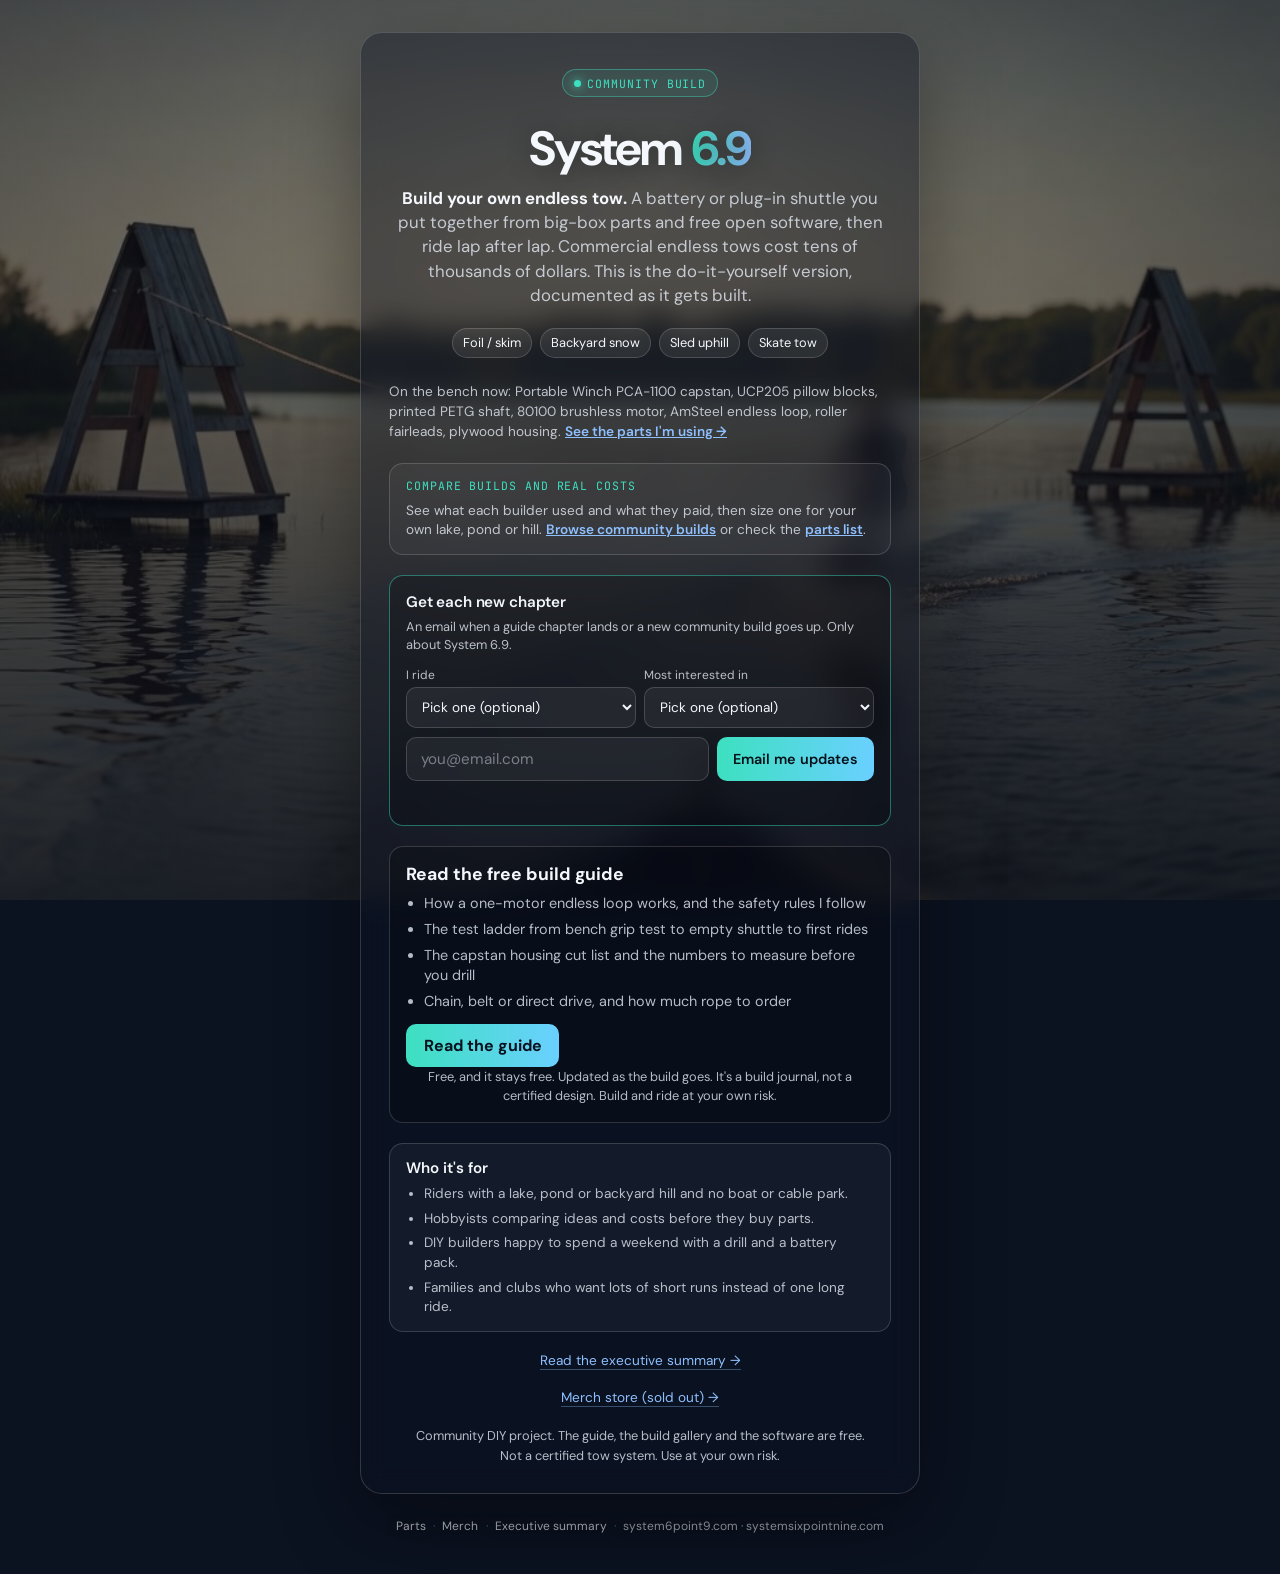
<file: index.html>
<!DOCTYPE html>
<html lang="en">
<head>
  <meta charset="utf-8" />
  <meta name="viewport" content="width=device-width, initial-scale=1" />
  <script src="js/ga.js?v=ga1" data-cfasync="false"></script>
  <title>System 6.9: a community DIY endless tow</title>
  <meta name="description" content="A community project for building your own endless shuttle tow for foil, skim, backyard snow, sled and skate. Compare builds, see real part costs and read the free guide." />
  <link rel="canonical" href="https://www.system6point9.com/" />
  <meta property="og:type" content="website" />
  <meta property="og:site_name" content="System 6.9" />
  <meta property="og:title" content="System 6.9: a community DIY endless tow" />
  <meta property="og:description" content="A community project for building your own endless shuttle tow for foil, skim, backyard snow, sled and skate. Compare builds, see real part costs and read the free guide." />
  <meta property="og:url" content="https://www.system6point9.com/" />
  <meta property="og:image" content="https://www.system6point9.com/media/s69-og-1200x630.jpg" />
  <meta property="og:image:width" content="1200" />
  <meta property="og:image:height" content="630" />
  <meta name="twitter:card" content="summary_large_image" />
  <meta name="twitter:image" content="https://www.system6point9.com/media/s69-og-1200x630.jpg" />
  <meta name="theme-color" content="#0b1220" />
  <link rel="preconnect" href="https://fonts.googleapis.com" />
  <link rel="preconnect" href="https://fonts.gstatic.com" crossorigin />
  <link href="https://fonts.googleapis.com/css2?family=DM+Sans:ital,opsz,wght@0,9..40,400;0,9..40,600;0,9..40,700;1,9..40,400&family=JetBrains+Mono:wght@500&display=swap" rel="stylesheet" />
  <style>
    :root {
      --ink: #f4f7fc;
      --muted: rgba(232,238,248,0.78);
      --accent: #3de0c0;
      --accent2: #8ec0ff;
      --line: rgba(255,255,255,0.16);
      --danger: #ff8e8e;
    }
    * { box-sizing: border-box; }
    html, body {
      margin: 0;
      min-height: 100%;
      color: var(--ink);
      font-family: "DM Sans", system-ui, sans-serif;
      background: #0b1220;
    }
    .bg {
      position: fixed;
      inset: 0;
      z-index: 0;
      overflow: hidden;
      background: #0b1220;
    }
    .bg video {
      width: 100%;
      height: 100%;
      object-fit: cover;
      transform: scale(1.02);
    }
    .bg::after {
      content: "";
      position: absolute;
      inset: 0;
      background:
        linear-gradient(180deg, rgba(8,12,22,0.55) 0%, rgba(8,12,22,0.35) 35%, rgba(8,12,22,0.72) 100%),
        radial-gradient(900px 500px at 50% 20%, transparent 0%, rgba(8,12,22,0.45) 100%);
      pointer-events: none;
    }
    .wrap {
      position: relative;
      z-index: 1;
      min-height: 100vh;
      display: flex;
      flex-direction: column;
      align-items: center;
      justify-content: center;
      padding: 2rem 1.25rem 2.5rem;
    }
    .card {
      width: min(560px, 100%);
      background: rgba(12, 18, 32, 0.42);
      border: 1px solid var(--line);
      border-radius: 22px;
      padding: 2.25rem 1.75rem 1.75rem;
      backdrop-filter: blur(14px) saturate(1.15);
      -webkit-backdrop-filter: blur(14px) saturate(1.15);
      box-shadow: 0 24px 80px rgba(0,0,0,0.4);
      text-align: center;
    }
    .badge {
      display: inline-flex;
      align-items: center;
      gap: 0.4rem;
      font-family: "JetBrains Mono", monospace;
      font-size: 0.72rem;
      letter-spacing: 0.08em;
      text-transform: uppercase;
      color: var(--accent);
      border: 1px solid rgba(61,224,192,0.4);
      background: rgba(61,224,192,0.1);
      padding: 0.35rem 0.7rem;
      border-radius: 999px;
      margin-bottom: 1.25rem;
    }
    .badge::before {
      content: "";
      width: 0.45rem;
      height: 0.45rem;
      border-radius: 50%;
      background: var(--accent);
      box-shadow: 0 0 10px var(--accent);
    }
    h1 {
      margin: 0 0 0.35rem;
      font-size: clamp(2.1rem, 6.5vw, 3rem);
      font-weight: 700;
      letter-spacing: -0.03em;
      text-shadow: 0 2px 24px rgba(0,0,0,0.35);
    }
    h1 span {
      background: linear-gradient(90deg, var(--accent), var(--accent2));
      -webkit-background-clip: text;
      background-clip: text;
      color: transparent;
    }
    .tag {
      margin: 0 0 1.25rem;
      color: var(--muted);
      font-size: 1.05rem;
      line-height: 1.45;
    }
    .uses {
      display: flex;
      flex-wrap: wrap;
      gap: 0.45rem;
      justify-content: center;
      margin: 0 0 1.5rem;
    }
    .uses span {
      font-size: 0.8rem;
      color: var(--ink);
      background: rgba(255,255,255,0.08);
      border: 1px solid var(--line);
      padding: 0.35rem 0.65rem;
      border-radius: 999px;
    }
    .proof {
      text-align: left;
      margin: 0 0 1.25rem;
      font-size: 0.85rem;
      line-height: 1.5;
      color: var(--muted);
    }
    .proof a, .guide a { color: var(--accent2); font-weight: 600; }
    .guide-sale {
      text-align: left;
      margin: 0 0 1.25rem;
      padding: 1rem;
      border-radius: 14px;
      border: 1px solid var(--line);
      background: rgba(0,0,0,0.22);
    }
    .guide-sale h2 { margin: 0 0 0.5rem; font-size: 1.1rem; }
    .guide-sale ul { margin: 0 0 0.75rem; padding-left: 1.1rem; color: var(--muted); font-size: 0.9rem; line-height: 1.45; }
    .guide-sale li { margin: 0 0 0.3rem; }
    .guide-sale .btn {
      display: inline-block;
      padding: 0.7rem 1.1rem;
      border-radius: 10px;
      font-weight: 700;
      color: #08121f;
      text-decoration: none;
      background: linear-gradient(90deg, var(--accent), #6ad0ff);
    }
    .signup {
      text-align: left;
      margin: 0 0 1.25rem;
      padding: 1rem;
      border-radius: 14px;
      border: 1px solid var(--line);
      background: rgba(0,0,0,0.22);
    }
    .signup .intent { margin-bottom: 0.6rem; }
    .signup .intent label {
      flex: 1 1 150px;
      min-width: 0;
      display: flex;
      flex-direction: column;
      gap: 0.25rem;
      font-size: 0.75rem;
      color: var(--muted);
    }
    .signup select {
      width: 100%;
      border: 1px solid var(--line);
      background: rgba(255,255,255,0.06);
      color: var(--ink);
      border-radius: 10px;
      padding: 0.6rem 0.7rem;
      font: inherit;
      font-size: 0.85rem;
    }
    .signup select option { color: #08121f; }
    .signup .hp { position: absolute; left: -9999px; width: 1px; height: 1px; overflow: hidden; }
    .signup h2 {
      margin: 0 0 0.35rem;
      font-size: 0.95rem;
      font-weight: 600;
      letter-spacing: -0.01em;
    }
    .signup p {
      margin: 0 0 0.85rem;
      font-size: 0.8rem;
      color: var(--muted);
      line-height: 1.4;
    }
    .row {
      display: flex;
      gap: 0.5rem;
      flex-wrap: wrap;
    }
    .row input[type="email"] {
      flex: 1 1 180px;
      min-width: 0;
      border: 1px solid var(--line);
      background: rgba(255,255,255,0.06);
      color: var(--ink);
      border-radius: 10px;
      padding: 0.7rem 0.85rem;
      font: inherit;
      font-size: 0.95rem;
      outline: none;
    }
    .row input[type="email"]:focus {
      border-color: rgba(61,224,192,0.55);
      box-shadow: 0 0 0 3px rgba(61,224,192,0.15);
    }
    .row input::placeholder { color: rgba(232,238,248,0.45); }
    .row button {
      flex: 0 0 auto;
      border: none;
      border-radius: 10px;
      padding: 0.7rem 1rem;
      font: inherit;
      font-weight: 600;
      font-size: 0.9rem;
      cursor: pointer;
      color: #041018;
      background: linear-gradient(90deg, var(--accent), #6ad0ff);
    }
    .row button:disabled {
      opacity: 0.6;
      cursor: wait;
    }
    .msg {
      margin: 0.65rem 0 0;
      font-size: 0.8rem;
      line-height: 1.35;
      min-height: 1.1em;
    }
    .msg.ok { color: var(--accent); }
    .msg.err { color: var(--danger); }
    .fine {
      margin: 0;
      font-size: 0.8rem;
      color: var(--muted);
      line-height: 1.5;
      text-align: center;
    }
    footer {
      margin-top: 1.5rem;
      font-size: 0.75rem;
      color: rgba(232,238,248,0.65);
      text-align: center;
      text-shadow: 0 1px 8px rgba(0,0,0,0.5);
    }

    .learn {
      margin: 0 0 1.25rem;
      font-size: 0.85rem;
    }
    .learn a {
      color: var(--accent2);
      text-decoration: none;
      border-bottom: 1px solid rgba(142,192,255,0.35);
    }
    .learn a:hover {
      color: var(--accent);
      border-bottom-color: rgba(61,224,192,0.55);
    }
    footer a {
      color: rgba(232,238,248,0.75);
      text-decoration: none;
    }
    footer a:hover {
      color: var(--accent);
      text-decoration: underline;
    }
    footer .sep {
      margin: 0 0.45rem;
      opacity: 0.45;
    }
    .tag strong { color: var(--ink); }
    .guide, .who {
      text-align: left;
      margin: 0 0 1.25rem;
      padding: 0.9rem 1rem;
      border-radius: 14px;
      border: 1px solid var(--line);
      background: rgba(255,255,255,0.04);
    }
    .guide-kicker {
      margin: 0 0 0.35rem !important;
      font-family: "JetBrains Mono", monospace;
      font-size: 0.72rem !important;
      letter-spacing: 0.08em;
      text-transform: uppercase;
      color: var(--accent) !important;
    }
    .guide p, .who li {
      margin: 0;
      font-size: 0.85rem;
      color: var(--muted);
      line-height: 1.45;
    }
    .who h2 {
      margin: 0 0 0.4rem;
      font-size: 0.95rem;
      font-weight: 600;
    }
    .who ul { margin: 0; padding-left: 1.1rem; }
    .who li + li { margin-top: 0.3rem; }
    .signup { border-color: rgba(61,224,192,0.45); }
  </style>
</head>
<body>
  <div class="bg" aria-hidden="true">
    <video
      src="media/splash-endless.mp4"
      poster="media/splash-poster.jpg"
      autoplay
      muted
      loop
      playsinline
    ></video>
  </div>
  <div class="wrap">
    <main class="card">
      <div class="badge">Community build</div>
      <h1>System <span>6.9</span></h1>
      <p class="tag"><strong>Build your own endless tow.</strong> A battery or plug-in shuttle you put together from big-box parts and free open software, then ride lap after lap. Commercial endless tows cost tens of thousands of dollars. This is the do-it-yourself version, documented as it gets built.</p>
      <div class="uses">
        <span>Foil / skim</span>
        <span>Backyard snow</span>
        <span>Sled uphill</span>
        <span>Skate tow</span>
      </div>

      <p class="proof">On the bench now: Portable Winch PCA-1100 capstan, UCP205 pillow blocks, printed PETG shaft, 80100 brushless motor, AmSteel endless loop, roller fairleads, plywood housing. <a href="/parts">See the parts I'm using →</a></p>

      <div class="guide">
        <p class="guide-kicker">Compare builds and real costs</p>
        <p>See what each builder used and what they paid, then size one for your own lake, pond or hill. <a href="/builds">Browse community builds</a> or check the <a href="/parts">parts list</a>.</p>
      </div>

      <form class="signup" id="signup" novalidate>
        <h2>Get each new chapter</h2>
        <p>An email when a guide chapter lands or a new community build goes up. Only about System 6.9.</p>
        <div class="row intent">
          <label for="use">I ride
            <select id="use" name="use">
              <option value="">Pick one (optional)</option>
              <option>Foil</option>
              <option>Wake / skim</option>
              <option>Snow / sled</option>
              <option>Skate</option>
              <option>Not sure yet</option>
            </select>
          </label>
          <label for="want">Most interested in
            <select id="want" name="want">
              <option value="">Pick one (optional)</option>
              <option value="guide">New guide chapters</option>
              <option value="builds">Community builds</option>
              <option value="contribute">Sharing my own build</option>
            </select>
          </label>
        </div>
        <div class="row">
          <input id="email" name="email" type="email" autocomplete="email" required placeholder="you@email.com" aria-label="Email" />
          <button type="submit" id="submit">Email me updates</button>
        </div>
        <div class="hp" aria-hidden="true">
          <label for="company">Company</label>
          <input id="company" name="company" type="text" tabindex="-1" autocomplete="off" />
        </div>
        <p class="msg" id="msg" role="status" aria-live="polite"></p>
      </form>

      <section class="guide-sale" id="guide">
        <h2>Read the free build guide</h2>
        <ul>
          <li>How a one-motor endless loop works, and the safety rules I follow</li>
          <li>The test ladder from bench grip test to empty shuttle to first rides</li>
          <li>The capstan housing cut list and the numbers to measure before you drill</li>
          <li>Chain, belt or direct drive, and how much rope to order</li>
        </ul>
        <a class="btn" href="/guide">Read the guide</a>
        <p class="fine">Free, and it stays free. Updated as the build goes. It's a build journal, not a certified design. Build and ride at your own risk.</p>
      </section>

      <div class="who">
        <h2>Who it's for</h2>
        <ul>
          <li>Riders with a lake, pond or backyard hill and no boat or cable park.</li>
          <li>Hobbyists comparing ideas and costs before they buy parts.</li>
          <li>DIY builders happy to spend a weekend with a drill and a battery pack.</li>
          <li>Families and clubs who want lots of short runs instead of one long ride.</li>
        </ul>
      </div>

      <p class="learn"><a href="/exec-summary.html">Read the executive summary →</a></p>
      <p class="learn"><a href="/store/">Merch store (sold out) →</a></p>

      <p class="fine">Community DIY project. The guide, the build gallery and the software are free.<br />Not a certified tow system. Use at your own risk.</p>
    </main>
    <footer><a href="/parts">Parts</a><span class="sep">·</span><a href="/store/">Merch</a><span class="sep">·</span><a href="/exec-summary.html">Executive summary</a><span class="sep">·</span>system6point9.com · systemsixpointnine.com</footer>
  </div>
  <script>
    (function () {
      var form = document.getElementById("signup");
      var email = document.getElementById("email");
      var btn = document.getElementById("submit");
      var msg = document.getElementById("msg");

      form.addEventListener("submit", function (e) {
        e.preventDefault();
        msg.className = "msg";
        msg.textContent = "";
        var value = (email.value || "").trim();
        if (!value || !/^[^\s@]+@[^\s@]+\.[^\s@]+$/.test(value)) {
          msg.className = "msg err";
          msg.textContent = "Enter a valid email.";
          email.focus();
          return;
        }
        btn.disabled = true;
        msg.textContent = "Sending…";

        fetch("/api/signup", {
          method: "POST",
          headers: { "Content-Type": "application/json", Accept: "application/json" },
          body: JSON.stringify({
            email: value,
            source: location.hostname,
            use: document.getElementById("use").value,
            want: document.getElementById("want").value,
            company: document.getElementById("company").value
          })
        })
          .then(function (r) {
            return r.json().then(function (data) {
              return { ok: r.ok, data: data };
            });
          })
          .then(function (res) {
            if (!res.ok) throw new Error((res.data && res.data.error) || "Signup failed");
            msg.className = "msg ok";
            msg.textContent = res.data.message || "You’re on the list.";
            try { if (window.gtag) window.gtag("event", "generate_lead", { form: "updates", want: document.getElementById("want").value || "none" }); } catch (_) {}
            form.reset();
          })
          .catch(function (err) {
            msg.className = "msg err";
            msg.textContent = err.message || "Something went wrong. Try again.";
          })
          .finally(function () {
            btn.disabled = false;
          });
      });
    })();
  </script>
</body>
</html>
</file>
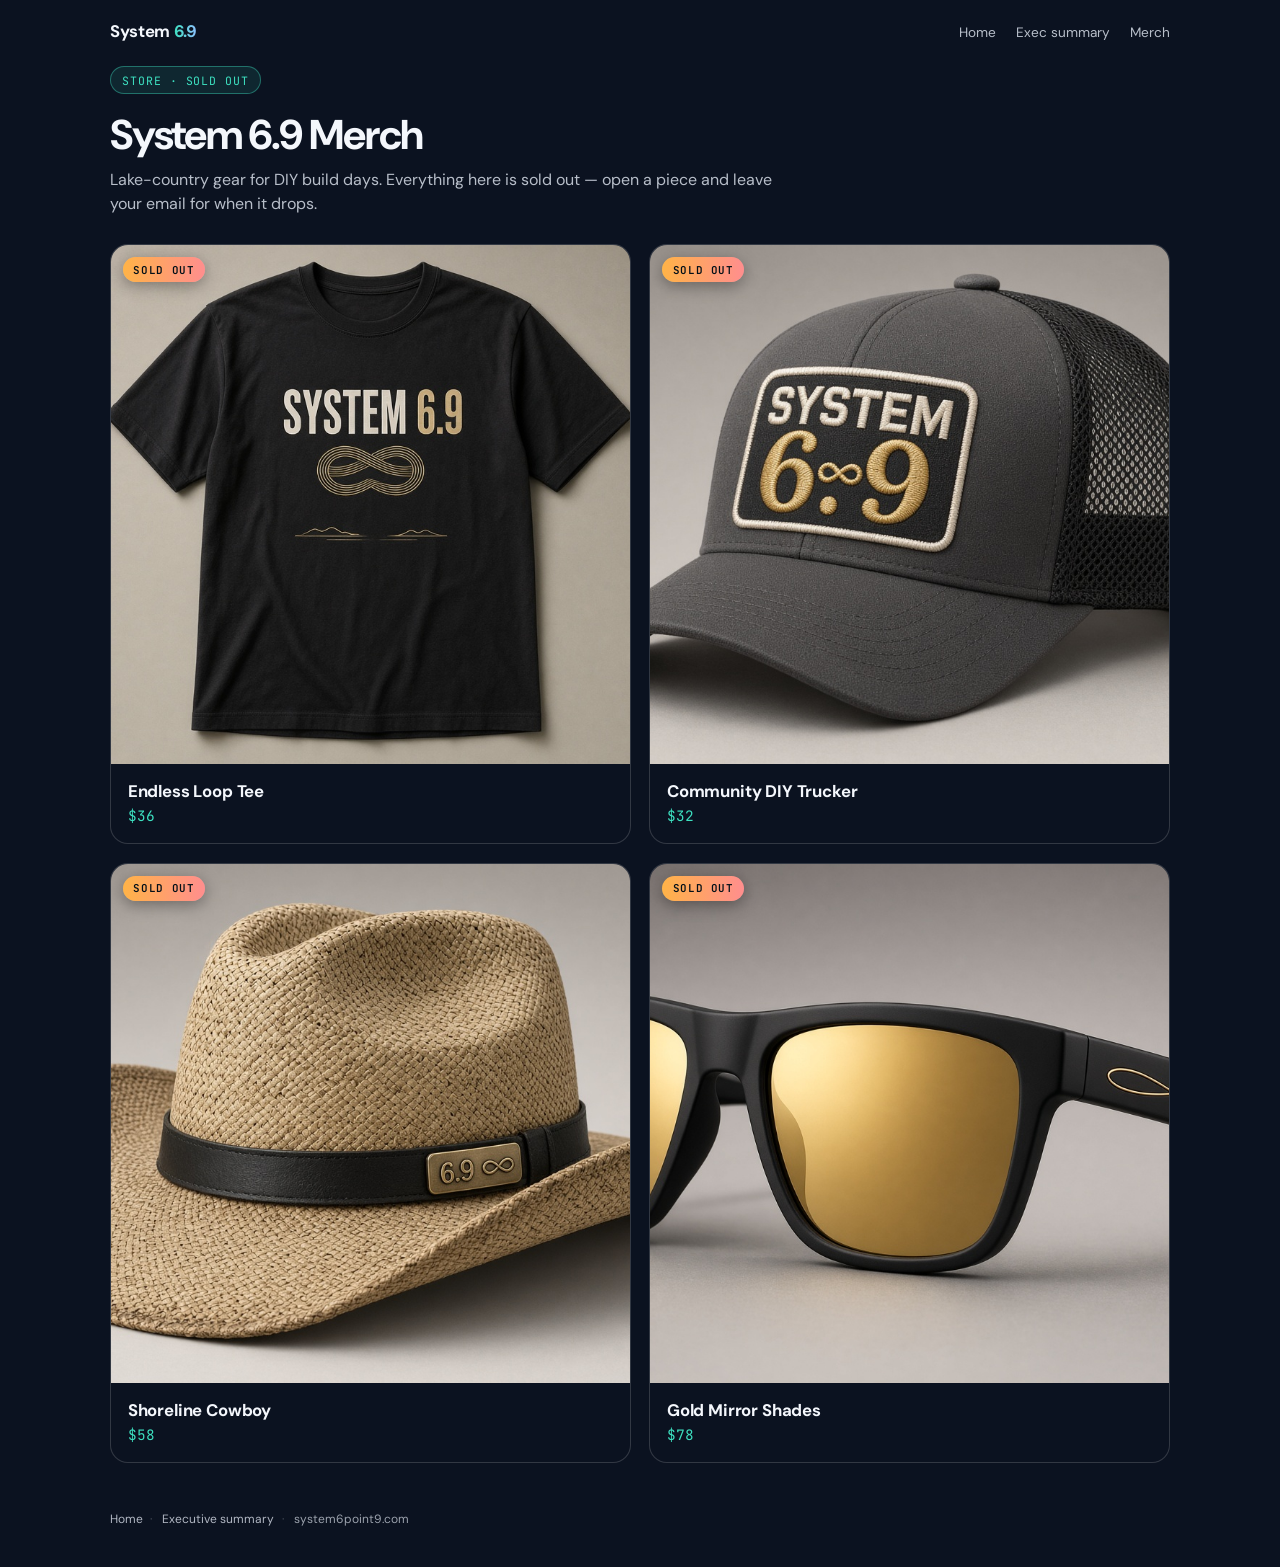
<file: store/index.html>
<!DOCTYPE html>
<html lang="en">
<head>
  <meta charset="utf-8" />
  <meta name="viewport" content="width=device-width, initial-scale=1" />
  <script src="/js/ga.js?v=ga1" data-cfasync="false"></script>
  <title>Merch — System 6.9</title>
  <meta name="description" content="System 6.9 lifestyle merch — currently sold out. Join the waitlist for when it drops." />
  <link rel="canonical" href="https://www.system6point9.com/store/" />
  <meta property="og:type" content="website" />
  <meta property="og:site_name" content="System 6.9" />
  <meta property="og:title" content="Merch — System 6.9" />
  <meta property="og:description" content="System 6.9 lifestyle merch — currently sold out. Join the waitlist for when it drops." />
  <meta property="og:url" content="https://www.system6point9.com/store/" />
  <meta property="og:image" content="https://www.system6point9.com/media/splash-poster.jpg" />
  <meta property="og:image:width" content="1280" />
  <meta property="og:image:height" content="720" />
  <meta name="twitter:card" content="summary_large_image" />
  <meta name="theme-color" content="#0b1220" />
  <link rel="preconnect" href="https://fonts.googleapis.com" />
  <link rel="preconnect" href="https://fonts.gstatic.com" crossorigin />
  <link href="https://fonts.googleapis.com/css2?family=DM+Sans:ital,opsz,wght@0,9..40,400;0,9..40,600;0,9..40,700;1,9..40,400&family=JetBrains+Mono:wght@500;600&display=swap" rel="stylesheet" />
  <link rel="stylesheet" href="css/store.css?v=merch1" />
</head>
<body>
  <header class="top">
    <a class="brand" href="/">System <span>6.9</span></a>
    <nav class="nav" aria-label="Store">
      <a href="/">Home</a>
      <a href="/exec-summary.html">Exec summary</a>
      <a href="/store/" aria-current="page">Merch</a>
    </nav>
  </header>
  <main class="wrap">
    <div class="hero">
      <div class="badge">Store · Sold out</div>
      <h1>System 6.9 Merch</h1>
      <p>Lake-country gear for DIY build days. Everything here is sold out — open a piece and leave your email for when it drops.</p>
    </div>
    <div class="grid" id="merch-grid"></div>
  </main>
  <footer class="site">
    <a href="/">Home</a><span class="sep">·</span>
    <a href="/exec-summary.html">Executive summary</a><span class="sep">·</span>
    system6point9.com
  </footer>
  <script src="js/products.js?v=merch1"></script>
  <script src="js/store.js?v=merch1"></script>
  <script>system69InitStoreGrid();</script>
</body>
</html>
</file>
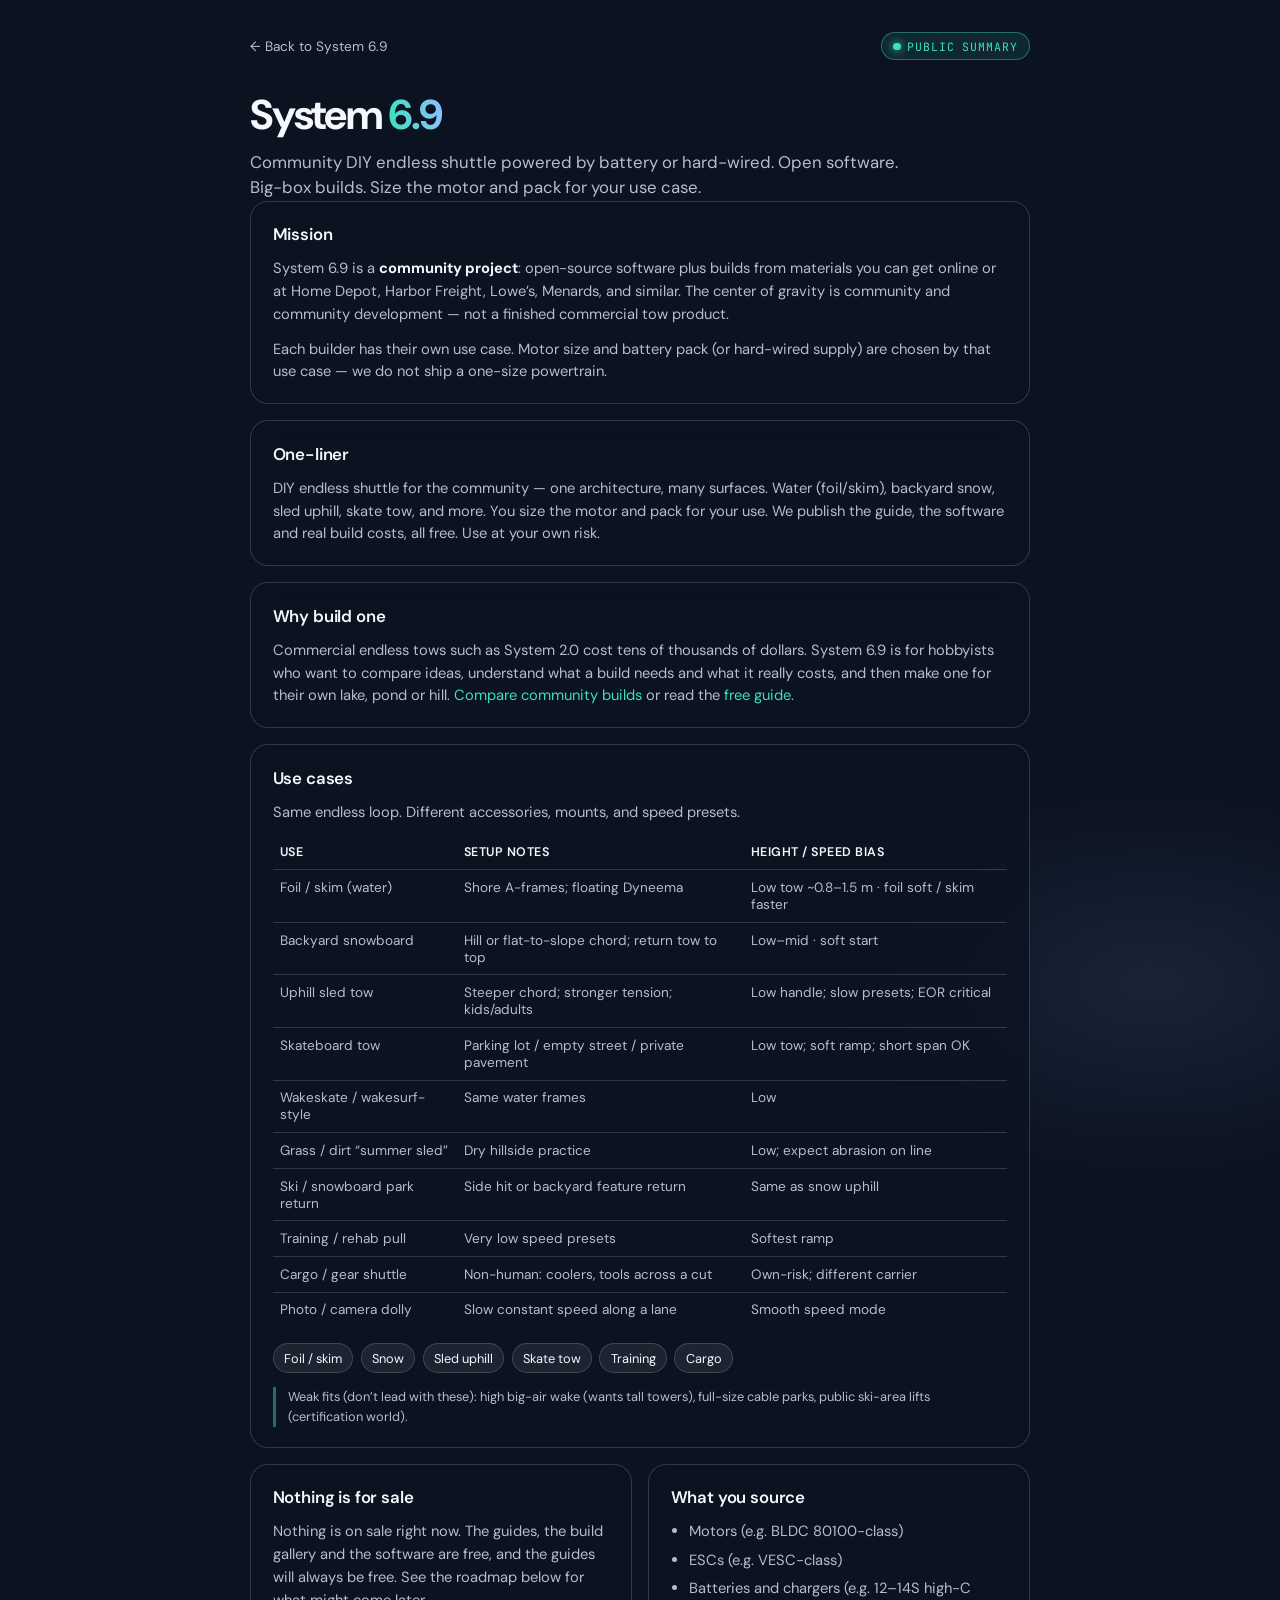
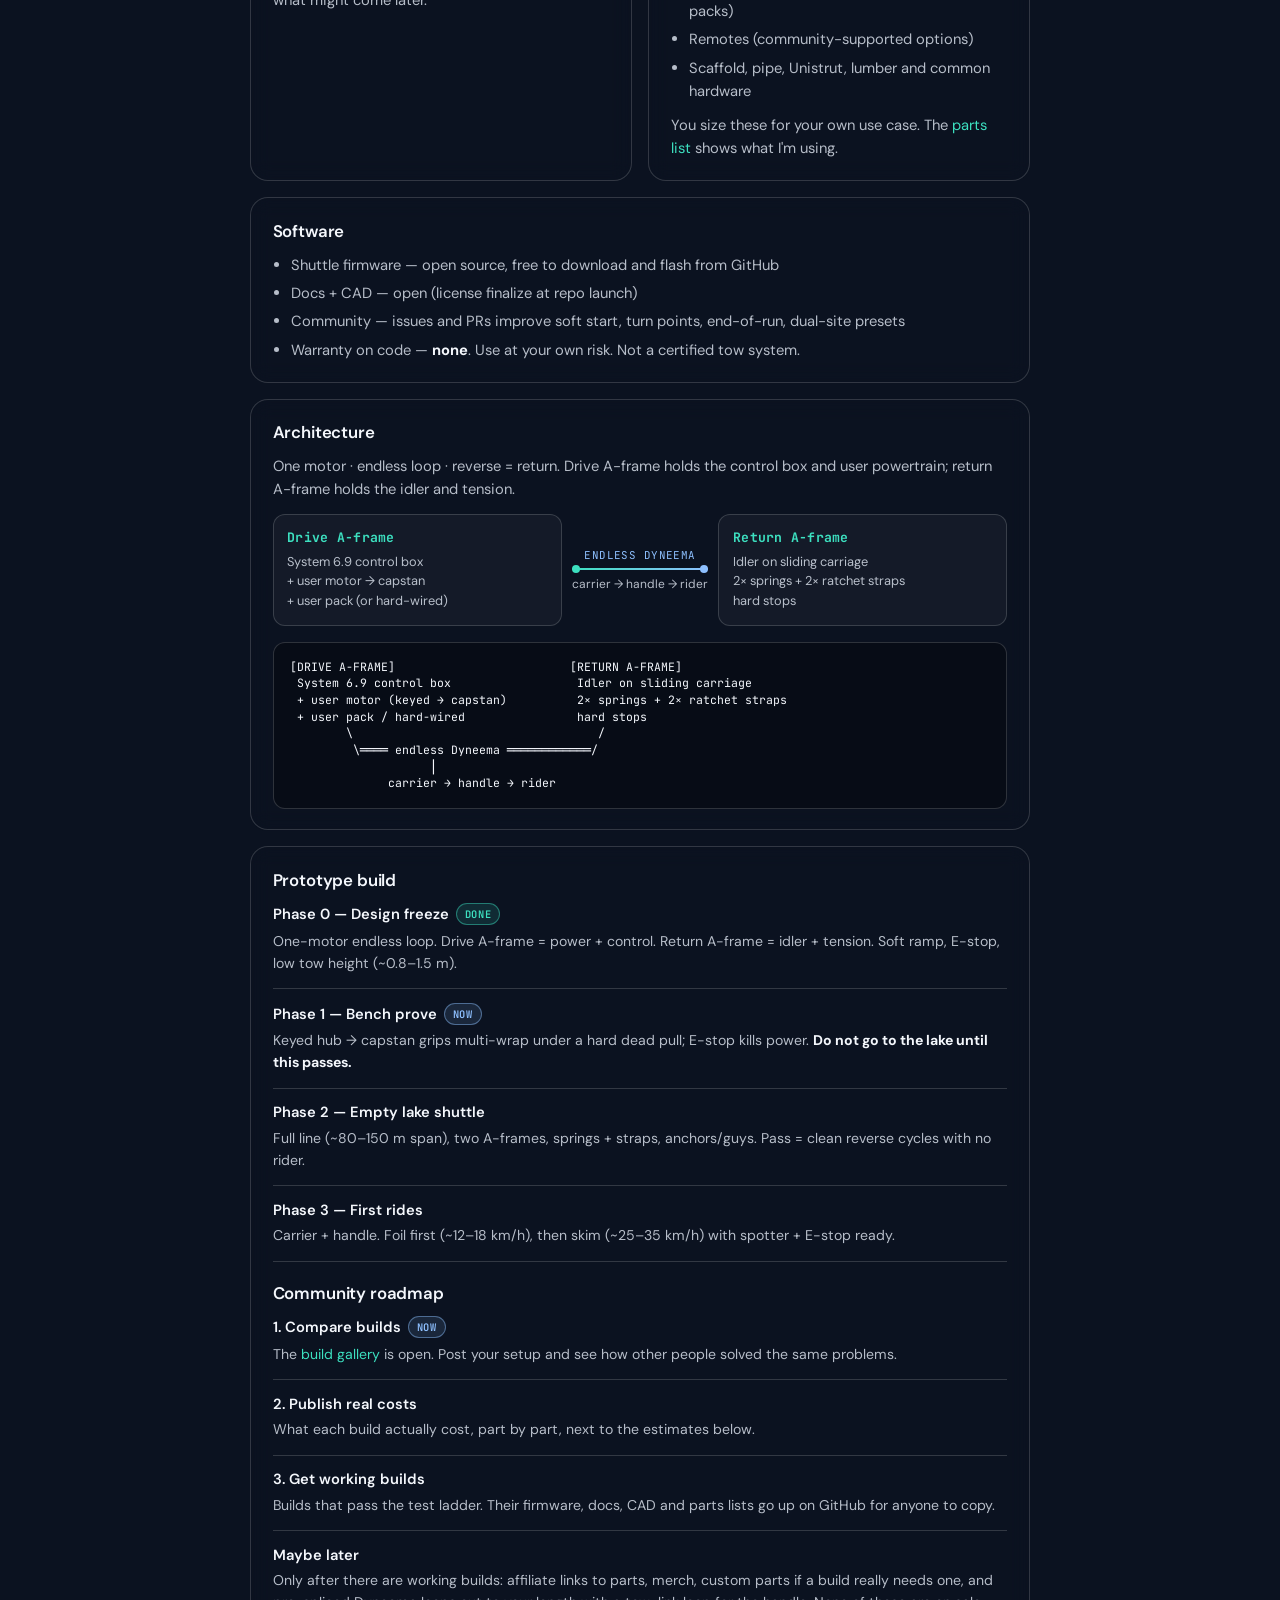
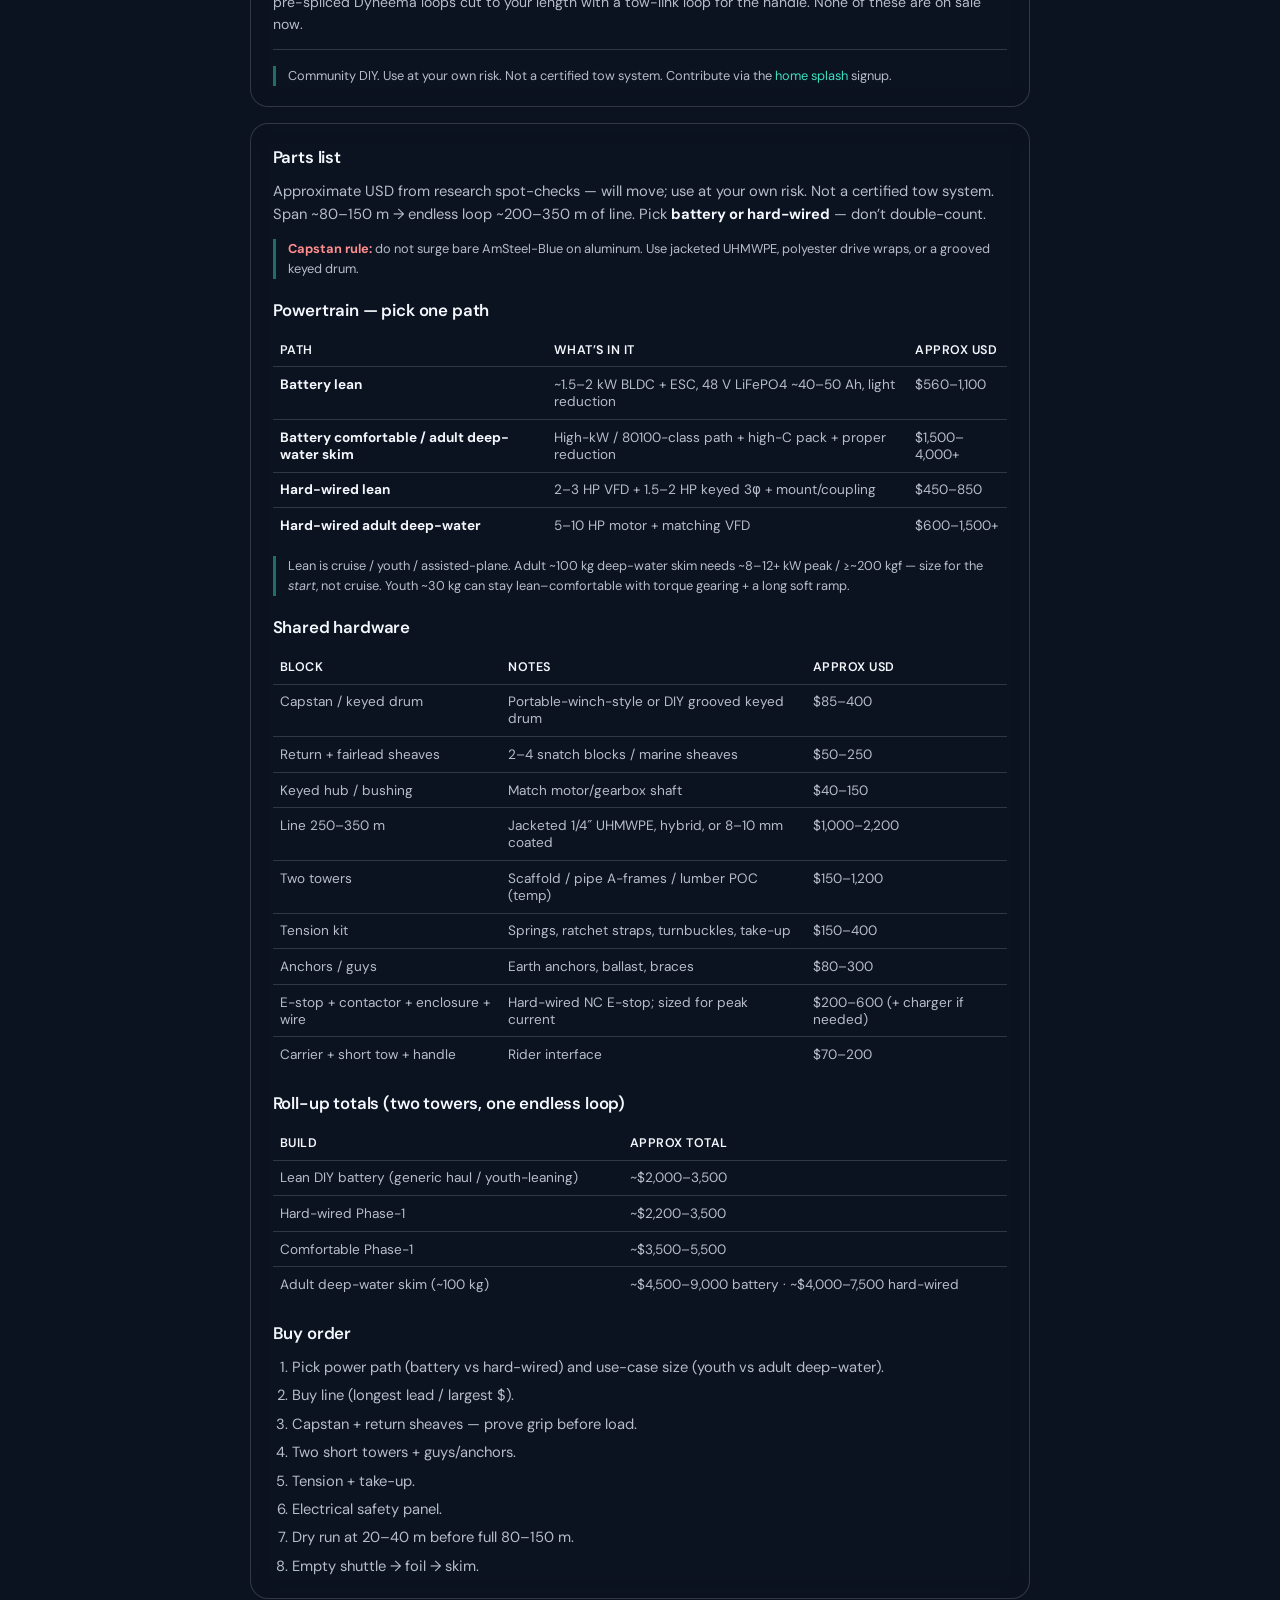
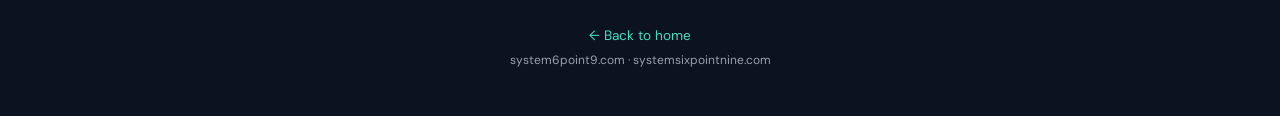
<file: exec-summary.html>
<!DOCTYPE html>
<html lang="en">
<head>
  <meta charset="utf-8" />
  <meta name="viewport" content="width=device-width, initial-scale=1" />
  <script src="js/ga.js?v=ga1" data-cfasync="false"></script>
  <title>System 6.9: community roadmap and real costs</title>
  <meta name="description" content="System 6.9: a community DIY endless shuttle. Compare builds, see real costs and follow the roadmap. The guides are always free. Use at your own risk." />
  <link rel="canonical" href="https://www.system6point9.com/exec-summary" />
  <meta property="og:type" content="website" />
  <meta property="og:site_name" content="System 6.9" />
  <meta property="og:title" content="System 6.9: community roadmap and real costs" />
  <meta property="og:description" content="System 6.9: a community DIY endless shuttle. Compare builds, see real costs and follow the roadmap. The guides are always free. Use at your own risk." />
  <meta property="og:url" content="https://www.system6point9.com/exec-summary" />
  <meta property="og:image" content="https://www.system6point9.com/media/splash-poster.jpg" />
  <meta property="og:image:width" content="1280" />
  <meta property="og:image:height" content="720" />
  <meta name="twitter:card" content="summary_large_image" />
  <meta name="theme-color" content="#0b1220" />
  <link rel="preconnect" href="https://fonts.googleapis.com" />
  <link rel="preconnect" href="https://fonts.gstatic.com" crossorigin />
  <link href="https://fonts.googleapis.com/css2?family=DM+Sans:ital,opsz,wght@0,9..40,400;0,9..40,600;0,9..40,700;1,9..40,400&family=JetBrains+Mono:wght@500&display=swap" rel="stylesheet" />
  <style>
    :root {
      --ink: #f4f7fc;
      --muted: rgba(232,238,248,0.78);
      --accent: #3de0c0;
      --accent2: #8ec0ff;
      --line: rgba(255,255,255,0.16);
      --card: rgba(12, 18, 32, 0.72);
      --danger: #ff8e8e;
    }
    * { box-sizing: border-box; }
    html, body {
      margin: 0;
      min-height: 100%;
      color: var(--ink);
      font-family: "DM Sans", system-ui, sans-serif;
      background: #0b1220;
    }
    body {
      background:
        radial-gradient(900px 500px at 50% -10%, rgba(61,224,192,0.12) 0%, transparent 55%),
        radial-gradient(700px 400px at 90% 20%, rgba(142,192,255,0.1) 0%, transparent 50%),
        #0b1220;
    }
    a { color: var(--accent); text-decoration: none; }
    a:hover { text-decoration: underline; }
    .wrap {
      width: min(820px, 100%);
      margin: 0 auto;
      padding: 2rem 1.25rem 3rem;
    }
    .topnav {
      display: flex;
      justify-content: space-between;
      align-items: center;
      gap: 1rem;
      margin-bottom: 1.75rem;
      flex-wrap: wrap;
    }
    .topnav .back {
      font-size: 0.85rem;
      color: var(--muted);
    }
    .topnav .back:hover { color: var(--accent); }
    .badge {
      display: inline-flex;
      align-items: center;
      gap: 0.4rem;
      font-family: "JetBrains Mono", monospace;
      font-size: 0.72rem;
      letter-spacing: 0.08em;
      text-transform: uppercase;
      color: var(--accent);
      border: 1px solid rgba(61,224,192,0.4);
      background: rgba(61,224,192,0.1);
      padding: 0.35rem 0.7rem;
      border-radius: 999px;
    }
    .badge::before {
      content: "";
      width: 0.45rem;
      height: 0.45rem;
      border-radius: 50%;
      background: var(--accent);
      box-shadow: 0 0 10px var(--accent);
    }
    h1 {
      margin: 0 0 0.5rem;
      font-size: clamp(1.9rem, 5vw, 2.6rem);
      font-weight: 700;
      letter-spacing: -0.03em;
    }
    h1 span {
      background: linear-gradient(90deg, var(--accent), var(--accent2));
      -webkit-background-clip: text;
      background-clip: text;
      color: transparent;
    }
    .lede {
      margin: 0 0 1.75rem;
      color: var(--muted);
      font-size: 1.05rem;
      line-height: 1.5;
      max-width: 42rem;
    }
    section {
      background: var(--card);
      border: 1px solid var(--line);
      border-radius: 18px;
      padding: 1.35rem 1.35rem 1.25rem;
      margin-bottom: 1rem;
      backdrop-filter: blur(10px);
      -webkit-backdrop-filter: blur(10px);
    }
    h2 {
      margin: 0 0 0.75rem;
      font-size: 1.05rem;
      font-weight: 600;
      letter-spacing: -0.01em;
    }
    p, li {
      color: var(--muted);
      font-size: 0.92rem;
      line-height: 1.55;
    }
    p { margin: 0 0 0.75rem; }
    p:last-child { margin-bottom: 0; }
    ul {
      margin: 0;
      padding-left: 1.15rem;
    }
    li { margin-bottom: 0.35rem; }
    li:last-child { margin-bottom: 0; }
    .pill-row {
      display: flex;
      flex-wrap: wrap;
      gap: 0.45rem;
      margin-top: 0.35rem;
    }
    .pill-row span {
      font-size: 0.8rem;
      color: var(--ink);
      background: rgba(255,255,255,0.08);
      border: 1px solid var(--line);
      padding: 0.35rem 0.65rem;
      border-radius: 999px;
    }
    table {
      width: 100%;
      border-collapse: collapse;
      font-size: 0.85rem;
    }
    th, td {
      text-align: left;
      padding: 0.55rem 0.45rem;
      border-bottom: 1px solid var(--line);
      vertical-align: top;
      color: var(--muted);
    }
    th {
      color: var(--ink);
      font-weight: 600;
      font-size: 0.78rem;
      text-transform: uppercase;
      letter-spacing: 0.04em;
    }
    tr:last-child td { border-bottom: none; }
    .grid-2 {
      display: grid;
      grid-template-columns: 1fr 1fr;
      gap: 1rem;
    }
    @media (max-width: 640px) {
      .grid-2 { grid-template-columns: 1fr; }
      table.use-cases th:nth-child(3),
      table.use-cases td:nth-child(3) { display: none; }
      .table-scroll { overflow-x: auto; -webkit-overflow-scrolling: touch; }
    }
    .phase {
      margin: 0 0 0.85rem;
      padding-bottom: 0.85rem;
      border-bottom: 1px solid var(--line);
    }
    .phase:last-child { margin-bottom: 0; padding-bottom: 0; border-bottom: none; }
    .phase h3 {
      margin: 0 0 0.35rem;
      font-size: 0.92rem;
      font-weight: 600;
      color: var(--ink);
      display: flex;
      flex-wrap: wrap;
      align-items: center;
      gap: 0.45rem;
    }
    .phase p { margin: 0; font-size: 0.88rem; }
    .tag {
      display: inline-flex;
      font-family: "JetBrains Mono", monospace;
      font-size: 0.65rem;
      letter-spacing: 0.06em;
      text-transform: uppercase;
      padding: 0.2rem 0.5rem;
      border-radius: 999px;
      border: 1px solid var(--line);
      color: var(--muted);
    }
    .tag.done {
      color: var(--accent);
      border-color: rgba(61,224,192,0.45);
      background: rgba(61,224,192,0.12);
    }
    .tag.now {
      color: var(--accent2);
      border-color: rgba(142,192,255,0.45);
      background: rgba(142,192,255,0.12);
    }
    ol.buy {
      margin: 0;
      padding-left: 1.2rem;
    }
    ol.buy li { margin-bottom: 0.35rem; }
    ol.buy li:last-child { margin-bottom: 0; }
    .arch {
      font-family: "JetBrains Mono", monospace;
      font-size: 0.72rem;
      line-height: 1.45;
      color: var(--ink);
      background: rgba(0,0,0,0.28);
      border: 1px solid var(--line);
      border-radius: 12px;
      padding: 1rem;
      overflow-x: auto;
      white-space: pre;
      margin: 0;
    }
    .diagram {
      margin-top: 0.85rem;
      display: grid;
      grid-template-columns: 1fr auto 1fr;
      gap: 0.65rem;
      align-items: stretch;
    }
    @media (max-width: 640px) {
      .diagram {
        grid-template-columns: 1fr;
      }
      .diagram .mid { order: 3; }
    }
    .node {
      border: 1px solid var(--line);
      border-radius: 12px;
      padding: 0.85rem;
      background: rgba(255,255,255,0.04);
    }
    .node strong {
      display: block;
      font-size: 0.82rem;
      margin-bottom: 0.35rem;
      color: var(--accent);
      font-family: "JetBrains Mono", monospace;
      letter-spacing: 0.02em;
    }
    .node p {
      margin: 0;
      font-size: 0.8rem;
    }
    .mid {
      display: flex;
      flex-direction: column;
      align-items: center;
      justify-content: center;
      gap: 0.35rem;
      min-width: 7rem;
      text-align: center;
    }
    .mid .line {
      width: 100%;
      height: 2px;
      background: linear-gradient(90deg, var(--accent), var(--accent2));
      border-radius: 2px;
      position: relative;
    }
    .mid .line::before,
    .mid .line::after {
      content: "";
      position: absolute;
      top: 50%;
      width: 8px;
      height: 8px;
      border-radius: 50%;
      background: var(--accent);
      transform: translateY(-50%);
    }
    .mid .line::before { left: 0; }
    .mid .line::after { right: 0; background: var(--accent2); }
    .mid .label {
      font-family: "JetBrains Mono", monospace;
      font-size: 0.68rem;
      color: var(--accent2);
      letter-spacing: 0.04em;
      text-transform: uppercase;
    }
    .mid .rider {
      font-size: 0.75rem;
      color: var(--muted);
    }
    .note {
      margin-top: 0.85rem;
      font-size: 0.8rem;
      color: var(--muted);
      border-left: 3px solid rgba(61,224,192,0.45);
      padding-left: 0.75rem;
    }
    footer {
      margin-top: 1.75rem;
      font-size: 0.75rem;
      color: rgba(232,238,248,0.65);
      text-align: center;
    }
    footer .home {
      display: inline-block;
      margin-bottom: 0.5rem;
      font-size: 0.85rem;
    }

    .pdf-cta {
      margin: 0 0 1rem;
      text-align: center;
    }
    .pdf-cta a {
      display: inline-flex;
      align-items: center;
      gap: 0.45rem;
      font-size: 0.9rem;
      font-weight: 600;
      color: #0b1220;
      background: linear-gradient(90deg, var(--accent), #6ad0ff);
      padding: 0.65rem 1.15rem;
      border-radius: 999px;
      text-decoration: none;
      box-shadow: 0 0 18px rgba(61,224,192,0.25);
    }
    .pdf-cta a:hover {
      text-decoration: none;
      filter: brightness(1.06);
    }
  </style>
</head>
<body>
  <div class="wrap">
    <nav class="topnav">
      <a class="back" href="/">← Back to System 6.9</a>
      <div class="badge">Public summary</div>
    </nav>

    <header>
      <h1>System <span>6.9</span></h1>
      <p class="lede">Community DIY endless shuttle powered by battery or hard-wired. Open software. Big-box builds. Size the motor and pack for your use case.</p>
    </header>

    <section>
      <h2>Mission</h2>
      <p>System 6.9 is a <strong style="color:var(--ink)">community project</strong>: open-source software plus builds from materials you can get online or at Home Depot, Harbor Freight, Lowe’s, Menards, and similar. The center of gravity is community and community development — not a finished commercial tow product.</p>
      <p>Each builder has their own use case. Motor size and battery pack (or hard-wired supply) are chosen by that use case — we do not ship a one-size powertrain.</p>
    </section>

    <section>
      <h2>One-liner</h2>
      <p>DIY endless shuttle for the community — one architecture, many surfaces. Water (foil/skim), backyard snow, sled uphill, skate tow, and more. You size the motor and pack for your use. We publish the guide, the software and real build costs, all free. Use at your own risk.</p>
    </section>

    <section>
      <h2>Why build one</h2>
      <p>Commercial endless tows such as System 2.0 cost tens of thousands of dollars. System 6.9 is for hobbyists who want to compare ideas, understand what a build needs and what it really costs, and then make one for their own lake, pond or hill. <a href="/builds">Compare community builds</a> or read the <a href="/guide">free guide</a>.</p>
    </section>

    <section>
      <h2>Use cases</h2>
      <p>Same endless loop. Different accessories, mounts, and speed presets.</p>
      <div style="overflow-x:auto; margin-top:0.5rem;">
        <table>
          <thead>
            <tr>
              <th>Use</th>
              <th>Setup notes</th>
              <th>Height / speed bias</th>
            </tr>
          </thead>
          <tbody>
            <tr>
              <td>Foil / skim (water)</td>
              <td>Shore A-frames; floating Dyneema</td>
              <td>Low tow ~0.8–1.5 m · foil soft / skim faster</td>
            </tr>
            <tr>
              <td>Backyard snowboard</td>
              <td>Hill or flat-to-slope chord; return tow to top</td>
              <td>Low–mid · soft start</td>
            </tr>
            <tr>
              <td>Uphill sled tow</td>
              <td>Steeper chord; stronger tension; kids/adults</td>
              <td>Low handle; slow presets; EOR critical</td>
            </tr>
            <tr>
              <td>Skateboard tow</td>
              <td>Parking lot / empty street / private pavement</td>
              <td>Low tow; soft ramp; short span OK</td>
            </tr>
            <tr>
              <td>Wakeskate / wakesurf-style</td>
              <td>Same water frames</td>
              <td>Low</td>
            </tr>
            <tr>
              <td>Grass / dirt “summer sled”</td>
              <td>Dry hillside practice</td>
              <td>Low; expect abrasion on line</td>
            </tr>
            <tr>
              <td>Ski / snowboard park return</td>
              <td>Side hit or backyard feature return</td>
              <td>Same as snow uphill</td>
            </tr>
            <tr>
              <td>Training / rehab pull</td>
              <td>Very low speed presets</td>
              <td>Softest ramp</td>
            </tr>
            <tr>
              <td>Cargo / gear shuttle</td>
              <td>Non-human: coolers, tools across a cut</td>
              <td>Own-risk; different carrier</td>
            </tr>
            <tr>
              <td>Photo / camera dolly</td>
              <td>Slow constant speed along a lane</td>
              <td>Smooth speed mode</td>
            </tr>
          </tbody>
        </table>
      </div>
      <div class="pill-row" style="margin-top:1rem;">
        <span>Foil / skim</span>
        <span>Snow</span>
        <span>Sled uphill</span>
        <span>Skate tow</span>
        <span>Training</span>
        <span>Cargo</span>
      </div>
      <p class="note">Weak fits (don’t lead with these): high big-air wake (wants tall towers), full-size cable parks, public ski-area lifts (certification world).</p>
    </section>

    <div class="grid-2">
      <section>
        <h2>Nothing is for sale</h2>
        <p>Nothing is on sale right now. The guides, the build gallery and the software are free, and the guides will always be free. See the roadmap below for what might come later.</p>
      </section>
      <section>
        <h2>What you source</h2>
        <ul>
          <li>Motors (e.g. BLDC 80100-class)</li>
          <li>ESCs (e.g. VESC-class)</li>
          <li>Batteries and chargers (e.g. 12–14S high-C packs)</li>
          <li>Remotes (community-supported options)</li>
          <li>Scaffold, pipe, Unistrut, lumber and common hardware</li>
        </ul>
        <p style="margin-top:0.75rem;">You size these for your own use case. The <a href="/parts">parts list</a> shows what I'm using.</p>
      </section>
    </div>

    <section>
      <h2>Software</h2>
      <ul>
        <li>Shuttle firmware — open source, free to download and flash from GitHub</li>
        <li>Docs + CAD — open (license finalize at repo launch)</li>
        <li>Community — issues and PRs improve soft start, turn points, end-of-run, dual-site presets</li>
        <li>Warranty on code — <strong style="color:var(--ink)">none</strong>. Use at your own risk. Not a certified tow system.</li>
      </ul>
    </section>

    <section>
      <h2>Architecture</h2>
      <p>One motor · endless loop · reverse = return. Drive A-frame holds the control box and user powertrain; return A-frame holds the idler and tension.</p>
      <div class="diagram" aria-hidden="true">
        <div class="node">
          <strong>Drive A-frame</strong>
          <p>System 6.9 control box<br />+ user motor → capstan<br />+ user pack (or hard-wired)</p>
        </div>
        <div class="mid">
          <span class="label">Endless Dyneema</span>
          <div class="line"></div>
          <span class="rider">carrier → handle → rider</span>
        </div>
        <div class="node">
          <strong>Return A-frame</strong>
          <p>Idler on sliding carriage<br />2× springs + 2× ratchet straps<br />hard stops</p>
        </div>
      </div>
      <pre class="arch" style="margin-top:1rem;">[DRIVE A-FRAME]                         [RETURN A-FRAME]
 System 6.9 control box                  Idler on sliding carriage
 + user motor (keyed → capstan)          2× springs + 2× ratchet straps
 + user pack / hard-wired                hard stops
        \                                   /
         \════ endless Dyneema ════════════/
                    │
              carrier → handle → rider</pre>
    </section>

    <section>
      <h2>Prototype build</h2>
      <div class="phase">
        <h3>Phase 0 — Design freeze <span class="tag done">Done</span></h3>
        <p>One-motor endless loop. Drive A-frame = power + control. Return A-frame = idler + tension. Soft ramp, E-stop, low tow height (~0.8–1.5&nbsp;m).</p>
      </div>
      <div class="phase">
        <h3>Phase 1 — Bench prove <span class="tag now">Now</span></h3>
        <p>Keyed hub → capstan grips multi-wrap under a hard dead pull; E-stop kills power. <strong style="color:var(--ink)">Do not go to the lake until this passes.</strong></p>
      </div>
      <div class="phase">
        <h3>Phase 2 — Empty lake shuttle</h3>
        <p>Full line (~80–150&nbsp;m span), two A-frames, springs + straps, anchors/guys. Pass = clean reverse cycles with no rider.</p>
      </div>
      <div class="phase">
        <h3>Phase 3 — First rides</h3>
        <p>Carrier + handle. Foil first (~12–18&nbsp;km/h), then skim (~25–35&nbsp;km/h) with spotter + E-stop ready.</p>
      </div>
      <h2 style="margin-top:1.25rem;">Community roadmap</h2>
      <div class="phase">
        <h3>1. Compare builds <span class="tag now">Now</span></h3>
        <p>The <a href="/builds">build gallery</a> is open. Post your setup and see how other people solved the same problems.</p>
      </div>
      <div class="phase">
        <h3>2. Publish real costs</h3>
        <p>What each build actually cost, part by part, next to the estimates below.</p>
      </div>
      <div class="phase">
        <h3>3. Get working builds</h3>
        <p>Builds that pass the test ladder. Their firmware, docs, CAD and parts lists go up on GitHub for anyone to copy.</p>
      </div>
      <div class="phase">
        <h3>Maybe later</h3>
        <p>Only after there are working builds: affiliate links to parts, merch, custom parts if a build really needs one, and pre-spliced Dyneema loops cut to your length with a tow-link loop for the handle. None of these are on sale now.</p>
      </div>
      <p class="note" style="margin-top:1rem;">Community DIY. Use at your own risk. Not a certified tow system. Contribute via the <a href="/">home splash</a> signup.</p>
    </section>

    <section>
      <h2>Parts list</h2>
      <p>Approximate USD from research spot-checks — will move; use at your own risk. Not a certified tow system. Span ~80–150&nbsp;m → endless loop ~200–350&nbsp;m of line. Pick <strong style="color:var(--ink)">battery or hard-wired</strong> — don’t double-count.</p>
      <p class="note"><strong style="color:var(--danger)">Capstan rule:</strong> do not surge bare AmSteel-Blue on aluminum. Use jacketed UHMWPE, polyester drive wraps, or a grooved keyed drum.</p>

      <h2 style="margin-top:1.25rem;">Powertrain — pick one path</h2>
      <div class="table-scroll">
        <table>
          <thead>
            <tr>
              <th>Path</th>
              <th>What’s in it</th>
              <th>Approx USD</th>
            </tr>
          </thead>
          <tbody>
            <tr>
              <td><strong style="color:var(--ink)">Battery lean</strong></td>
              <td>~1.5–2&nbsp;kW BLDC + ESC, 48&nbsp;V LiFePO4 ~40–50&nbsp;Ah, light reduction</td>
              <td>$560–1,100</td>
            </tr>
            <tr>
              <td><strong style="color:var(--ink)">Battery comfortable / adult deep-water skim</strong></td>
              <td>High-kW / 80100-class path + high-C pack + proper reduction</td>
              <td>$1,500–4,000+</td>
            </tr>
            <tr>
              <td><strong style="color:var(--ink)">Hard-wired lean</strong></td>
              <td>2–3&nbsp;HP VFD + 1.5–2&nbsp;HP keyed 3φ + mount/coupling</td>
              <td>$450–850</td>
            </tr>
            <tr>
              <td><strong style="color:var(--ink)">Hard-wired adult deep-water</strong></td>
              <td>5–10&nbsp;HP motor + matching VFD</td>
              <td>$600–1,500+</td>
            </tr>
          </tbody>
        </table>
      </div>
      <p class="note">Lean is cruise / youth / assisted-plane. Adult ~100&nbsp;kg deep-water skim needs ~8–12+&nbsp;kW peak / ≥~200&nbsp;kgf — size for the <em>start</em>, not cruise. Youth ~30&nbsp;kg can stay lean–comfortable with torque gearing + a long soft ramp.</p>

      <h2 style="margin-top:1.25rem;">Shared hardware</h2>
      <div class="table-scroll">
        <table>
          <thead>
            <tr>
              <th>Block</th>
              <th>Notes</th>
              <th>Approx USD</th>
            </tr>
          </thead>
          <tbody>
            <tr>
              <td>Capstan / keyed drum</td>
              <td>Portable-winch-style or DIY grooved keyed drum</td>
              <td>$85–400</td>
            </tr>
            <tr>
              <td>Return + fairlead sheaves</td>
              <td>2–4 snatch blocks / marine sheaves</td>
              <td>$50–250</td>
            </tr>
            <tr>
              <td>Keyed hub / bushing</td>
              <td>Match motor/gearbox shaft</td>
              <td>$40–150</td>
            </tr>
            <tr>
              <td>Line 250–350&nbsp;m</td>
              <td>Jacketed 1/4″ UHMWPE, hybrid, or 8–10&nbsp;mm coated</td>
              <td>$1,000–2,200</td>
            </tr>
            <tr>
              <td>Two towers</td>
              <td>Scaffold / pipe A-frames / lumber POC (temp)</td>
              <td>$150–1,200</td>
            </tr>
            <tr>
              <td>Tension kit</td>
              <td>Springs, ratchet straps, turnbuckles, take-up</td>
              <td>$150–400</td>
            </tr>
            <tr>
              <td>Anchors / guys</td>
              <td>Earth anchors, ballast, braces</td>
              <td>$80–300</td>
            </tr>
            <tr>
              <td>E-stop + contactor + enclosure + wire</td>
              <td>Hard-wired NC E-stop; sized for peak current</td>
              <td>$200–600 (+ charger if needed)</td>
            </tr>
            <tr>
              <td>Carrier + short tow + handle</td>
              <td>Rider interface</td>
              <td>$70–200</td>
            </tr>
          </tbody>
        </table>
      </div>

      <h2 style="margin-top:1.25rem;">Roll-up totals (two towers, one endless loop)</h2>
      <div class="table-scroll">
        <table>
          <thead>
            <tr>
              <th>Build</th>
              <th>Approx total</th>
            </tr>
          </thead>
          <tbody>
            <tr>
              <td>Lean DIY battery (generic haul / youth-leaning)</td>
              <td>~$2,000–3,500</td>
            </tr>
            <tr>
              <td>Hard-wired Phase-1</td>
              <td>~$2,200–3,500</td>
            </tr>
            <tr>
              <td>Comfortable Phase-1</td>
              <td>~$3,500–5,500</td>
            </tr>
            <tr>
              <td>Adult deep-water skim (~100&nbsp;kg)</td>
              <td>~$4,500–9,000 battery · ~$4,000–7,500 hard-wired</td>
            </tr>
          </tbody>
        </table>
      </div>

      <h2 style="margin-top:1.25rem;">Buy order</h2>
      <ol class="buy">
        <li>Pick power path (battery vs hard-wired) and use-case size (youth vs adult deep-water).</li>
        <li>Buy line (longest lead / largest $).</li>
        <li>Capstan + return sheaves — prove grip before load.</li>
        <li>Two short towers + guys/anchors.</li>
        <li>Tension + take-up.</li>
        <li>Electrical safety panel.</li>
        <li>Dry run at 20–40&nbsp;m before full 80–150&nbsp;m.</li>
        <li>Empty shuttle → foil → skim.</li>
      </ol>

    </section>

    <footer>
      <a class="home" href="/">← Back to home</a><br />
      system6point9.com · systemsixpointnine.com
    </footer>
  </div>
</body>
</html>
</file>
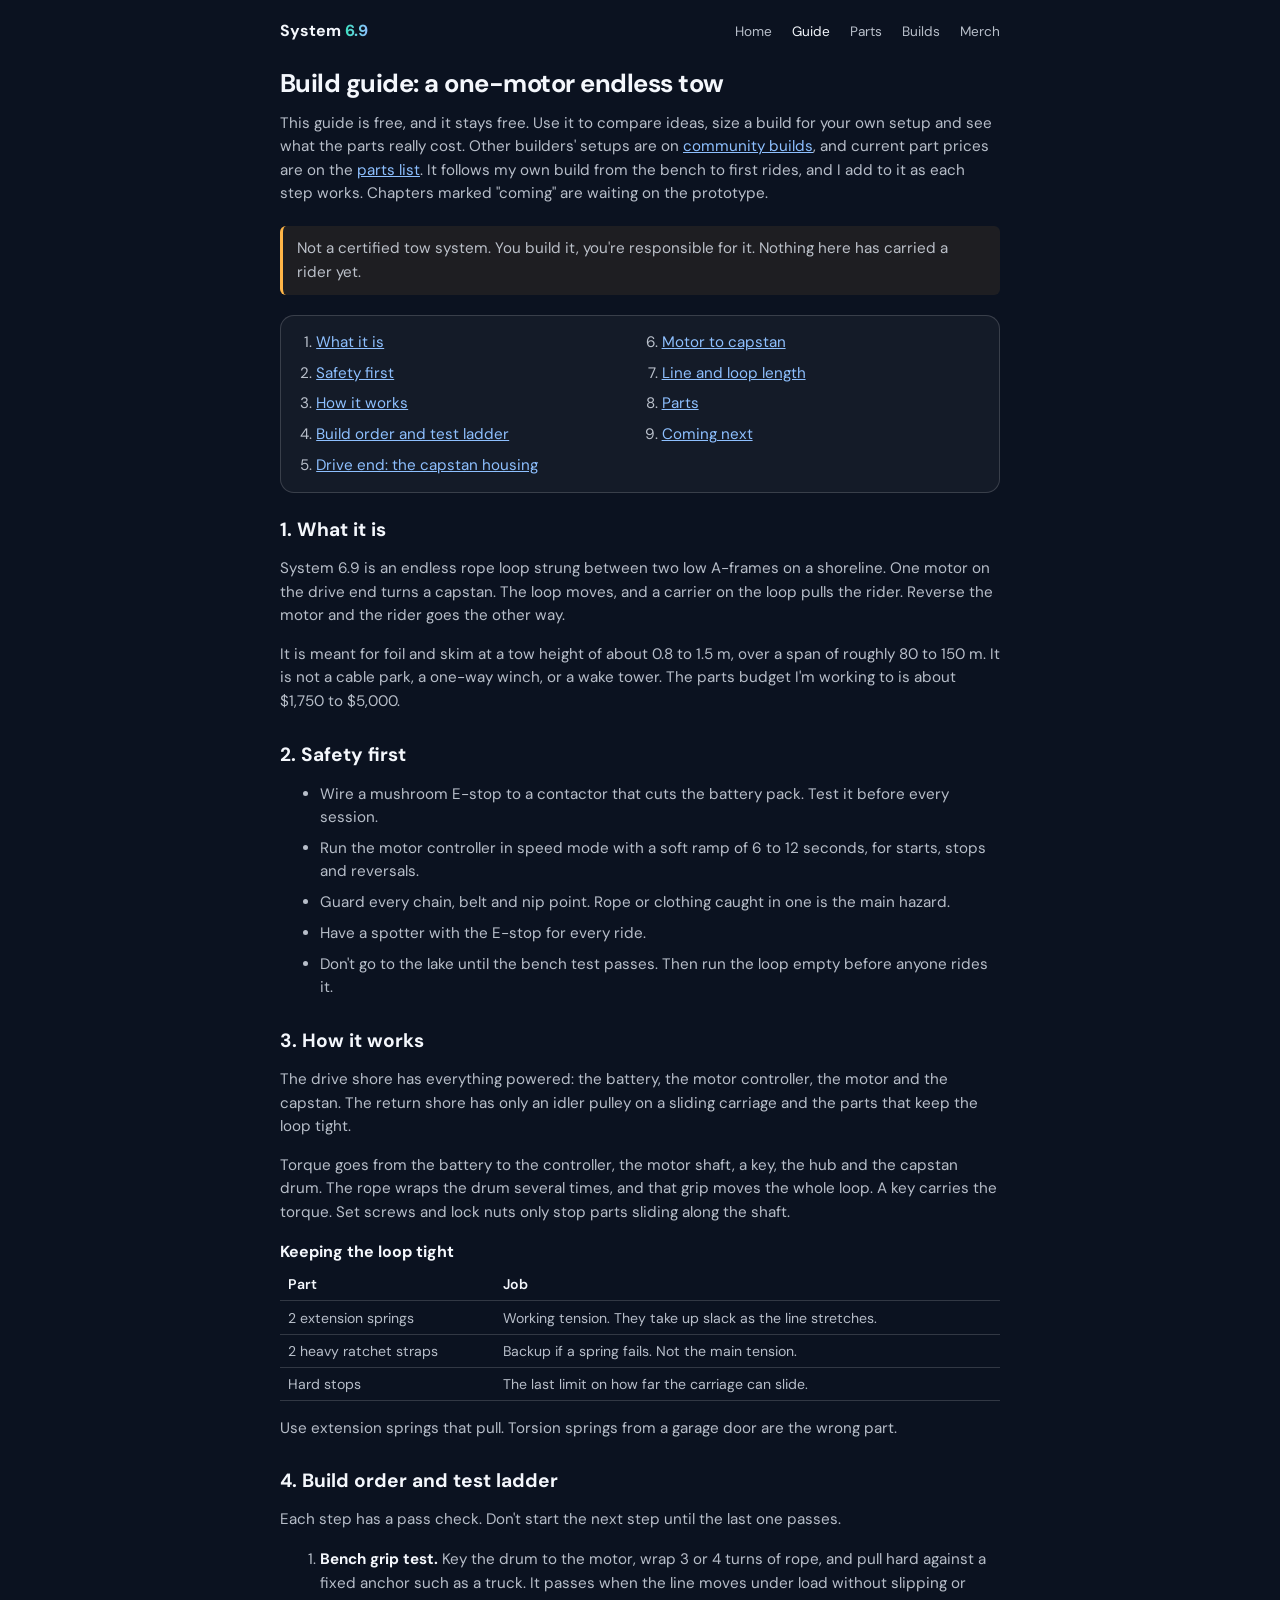
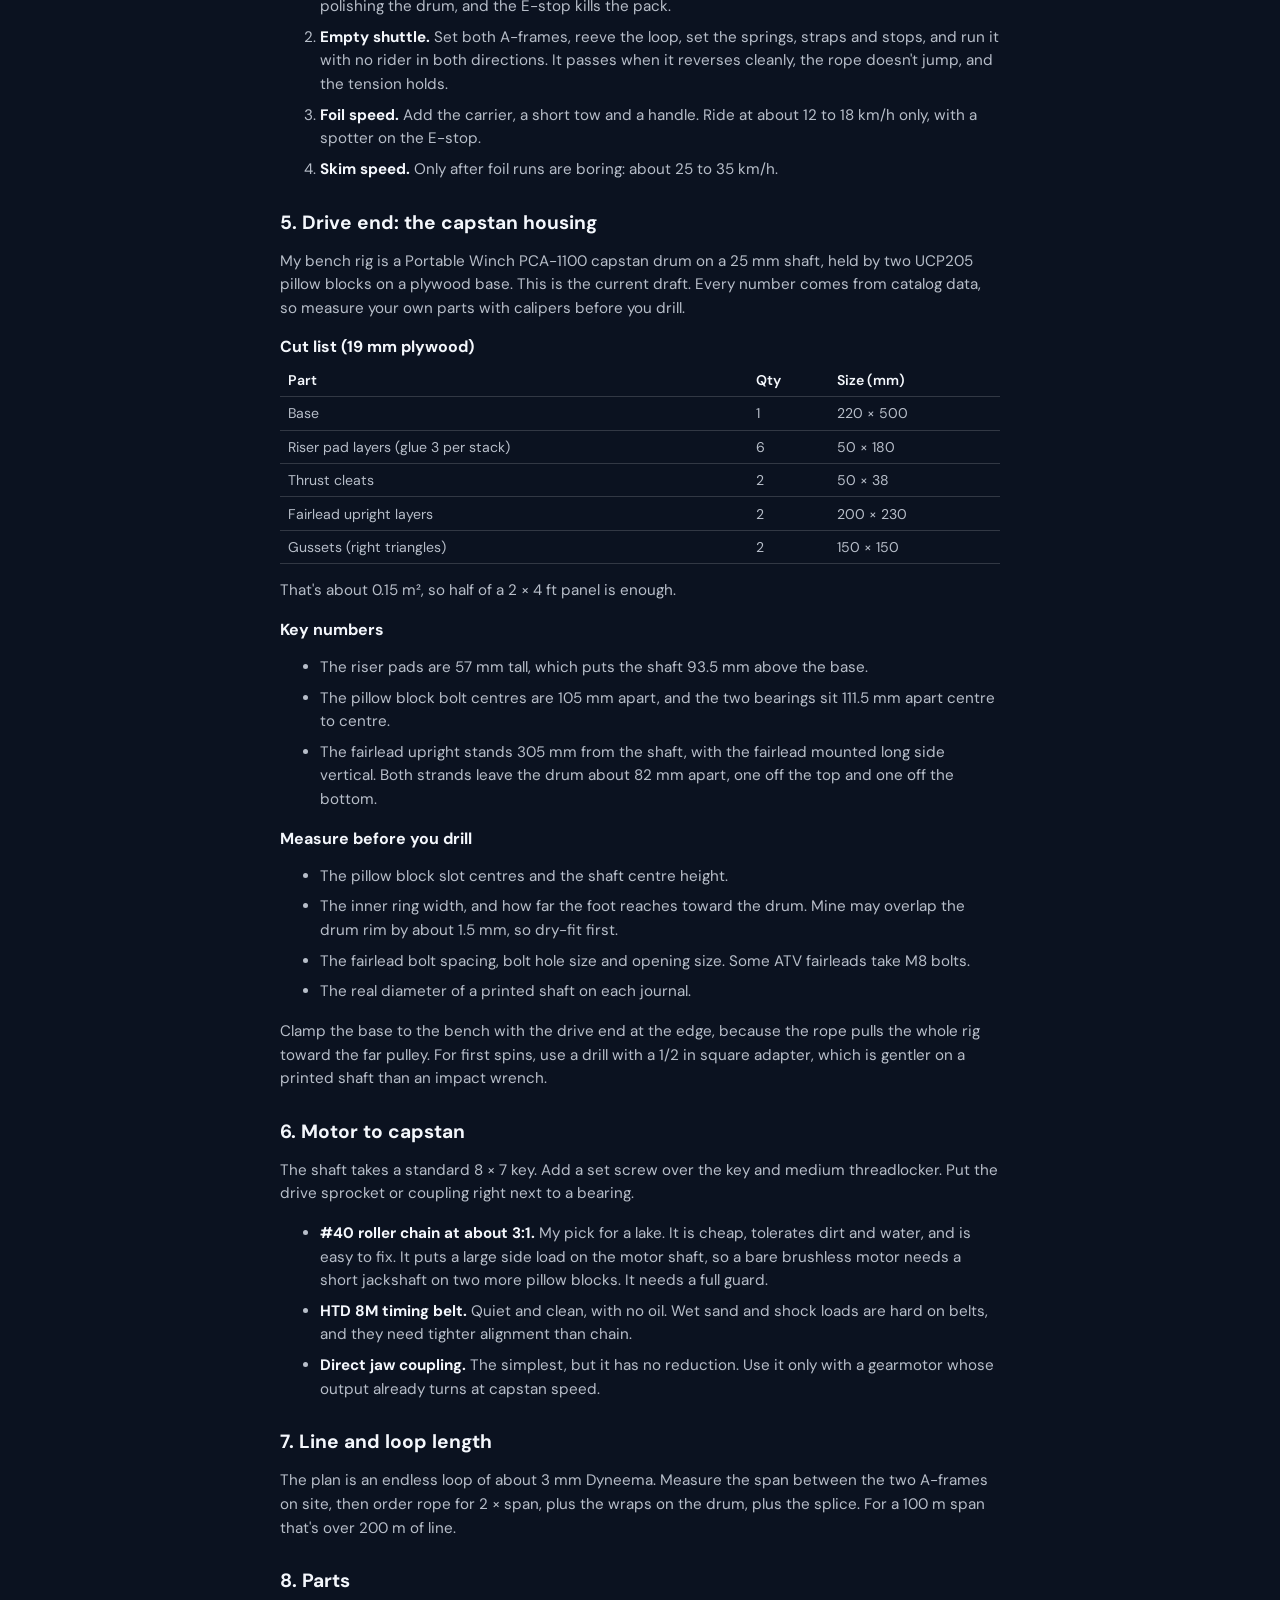
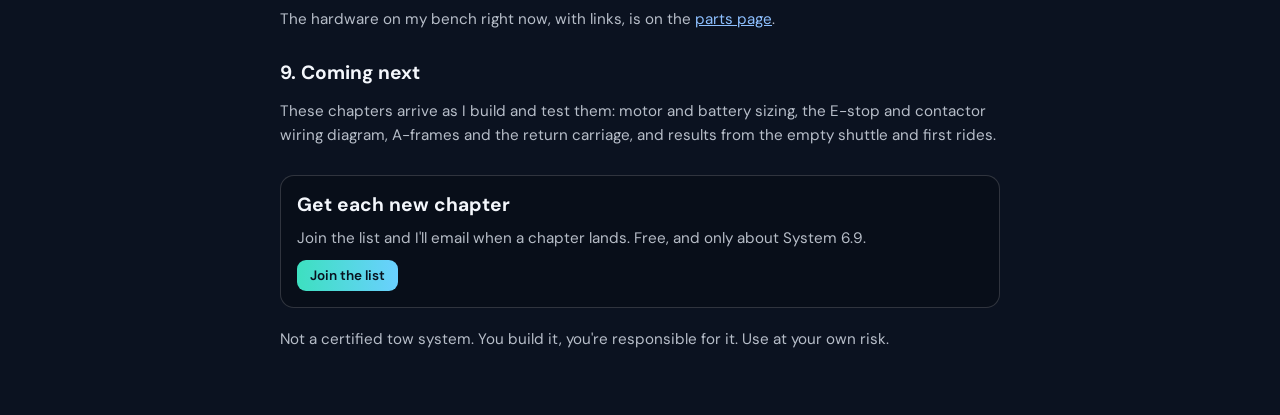
<file: guide.html>
<!DOCTYPE html>
<html lang="en">
<head>
  <meta charset="utf-8" />
  <meta name="viewport" content="width=device-width, initial-scale=1" />
  <script src="/js/ga.js?v=ga1" data-cfasync="false"></script>
  <title>Free DIY endless tow build guide | System 6.9</title>
  <meta name="description" content="Free build guide for a one-motor endless-loop tow for foil and skim: how it works, safety, the test ladder, the capstan housing cut list, drive options and loop length math." />
  <meta name="theme-color" content="#0b1220" />
  <link rel="canonical" href="https://www.system6point9.com/guide" />
  <meta property="og:type" content="article" />
  <meta property="og:site_name" content="System 6.9" />
  <meta property="og:title" content="Free DIY endless tow build guide" />
  <meta property="og:description" content="How a one-motor endless-loop tow works, how to test it safely, and the drive end I'm building on the bench. Free, updated as the build goes." />
  <meta property="og:url" content="https://www.system6point9.com/guide" />
  <meta property="og:image" content="https://www.system6point9.com/media/splash-poster.jpg" />
  <meta property="og:image:width" content="1280" />
  <meta property="og:image:height" content="720" />
  <meta name="twitter:card" content="summary_large_image" />
  <link rel="preconnect" href="https://fonts.googleapis.com" />
  <link rel="preconnect" href="https://fonts.gstatic.com" crossorigin />
  <link href="https://fonts.googleapis.com/css2?family=DM+Sans:opsz,wght@9..40,400;9..40,600;9..40,700&display=swap" rel="stylesheet" />
  <link rel="stylesheet" href="/css/parts.css?v=builds2" />
</head>
<body>
  <header class="top">
    <a class="brand" href="/">System <span>6.9</span></a>
    <nav class="nav" aria-label="Site">
      <a href="/">Home</a>
      <a href="/guide" aria-current="page">Guide</a>
      <a href="/parts">Parts</a>
      <a href="/builds">Builds</a>
      <a href="/store/">Merch</a>
    </nav>
  </header>
  <main class="wrap guide-page">
    <h1>Build guide: a one-motor endless tow</h1>
    <p class="intro">This guide is free, and it stays free. Use it to compare ideas, size a build for your own setup and see what the parts really cost. Other builders' setups are on <a href="/builds">community builds</a>, and current part prices are on the <a href="/parts">parts list</a>. It follows my own build from the bench to first rides, and I add to it as each step works. Chapters marked "coming" are waiting on the prototype.</p>
    <p class="warn">Not a certified tow system. You build it, you're responsible for it. Nothing here has carried a rider yet.</p>

    <nav class="toc" aria-label="Chapters">
      <ol>
        <li><a href="#what">What it is</a></li>
        <li><a href="#safety">Safety first</a></li>
        <li><a href="#how">How it works</a></li>
        <li><a href="#ladder">Build order and test ladder</a></li>
        <li><a href="#housing">Drive end: the capstan housing</a></li>
        <li><a href="#drive">Motor to capstan</a></li>
        <li><a href="#loop">Line and loop length</a></li>
        <li><a href="#parts">Parts</a></li>
        <li><a href="#coming">Coming next</a></li>
      </ol>
    </nav>

    <section id="what">
      <h2>1. What it is</h2>
      <p>System 6.9 is an endless rope loop strung between two low A-frames on a shoreline. One motor on the drive end turns a capstan. The loop moves, and a carrier on the loop pulls the rider. Reverse the motor and the rider goes the other way.</p>
      <p>It is meant for foil and skim at a tow height of about 0.8 to 1.5 m, over a span of roughly 80 to 150 m. It is not a cable park, a one-way winch, or a wake tower. The parts budget I'm working to is about $1,750 to $5,000.</p>
    </section>

    <section id="safety">
      <h2>2. Safety first</h2>
      <ul>
        <li>Wire a mushroom E-stop to a contactor that cuts the battery pack. Test it before every session.</li>
        <li>Run the motor controller in speed mode with a soft ramp of 6 to 12 seconds, for starts, stops and reversals.</li>
        <li>Guard every chain, belt and nip point. Rope or clothing caught in one is the main hazard.</li>
        <li>Have a spotter with the E-stop for every ride.</li>
        <li>Don't go to the lake until the bench test passes. Then run the loop empty before anyone rides it.</li>
      </ul>
    </section>

    <section id="how">
      <h2>3. How it works</h2>
      <p>The drive shore has everything powered: the battery, the motor controller, the motor and the capstan. The return shore has only an idler pulley on a sliding carriage and the parts that keep the loop tight.</p>
      <p>Torque goes from the battery to the controller, the motor shaft, a key, the hub and the capstan drum. The rope wraps the drum several times, and that grip moves the whole loop. A key carries the torque. Set screws and lock nuts only stop parts sliding along the shaft.</p>
      <h3>Keeping the loop tight</h3>
      <table>
        <thead><tr><th>Part</th><th>Job</th></tr></thead>
        <tbody>
          <tr><td>2 extension springs</td><td>Working tension. They take up slack as the line stretches.</td></tr>
          <tr><td>2 heavy ratchet straps</td><td>Backup if a spring fails. Not the main tension.</td></tr>
          <tr><td>Hard stops</td><td>The last limit on how far the carriage can slide.</td></tr>
        </tbody>
      </table>
      <p>Use extension springs that pull. Torsion springs from a garage door are the wrong part.</p>
    </section>

    <section id="ladder">
      <h2>4. Build order and test ladder</h2>
      <p>Each step has a pass check. Don't start the next step until the last one passes.</p>
      <ol class="steps">
        <li><strong>Bench grip test.</strong> Key the drum to the motor, wrap 3 or 4 turns of rope, and pull hard against a fixed anchor such as a truck. It passes when the line moves under load without slipping or polishing the drum, and the E-stop kills the pack.</li>
        <li><strong>Empty shuttle.</strong> Set both A-frames, reeve the loop, set the springs, straps and stops, and run it with no rider in both directions. It passes when it reverses cleanly, the rope doesn't jump, and the tension holds.</li>
        <li><strong>Foil speed.</strong> Add the carrier, a short tow and a handle. Ride at about 12 to 18 km/h only, with a spotter on the E-stop.</li>
        <li><strong>Skim speed.</strong> Only after foil runs are boring: about 25 to 35 km/h.</li>
      </ol>
    </section>

    <section id="housing">
      <h2>5. Drive end: the capstan housing</h2>
      <p>My bench rig is a Portable Winch PCA-1100 capstan drum on a 25 mm shaft, held by two UCP205 pillow blocks on a plywood base. This is the current draft. Every number comes from catalog data, so measure your own parts with calipers before you drill.</p>
      <h3>Cut list (19 mm plywood)</h3>
      <table>
        <thead><tr><th>Part</th><th>Qty</th><th>Size (mm)</th></tr></thead>
        <tbody>
          <tr><td>Base</td><td>1</td><td>220 × 500</td></tr>
          <tr><td>Riser pad layers (glue 3 per stack)</td><td>6</td><td>50 × 180</td></tr>
          <tr><td>Thrust cleats</td><td>2</td><td>50 × 38</td></tr>
          <tr><td>Fairlead upright layers</td><td>2</td><td>200 × 230</td></tr>
          <tr><td>Gussets (right triangles)</td><td>2</td><td>150 × 150</td></tr>
        </tbody>
      </table>
      <p>That's about 0.15 m², so half of a 2 × 4 ft panel is enough.</p>
      <h3>Key numbers</h3>
      <ul>
        <li>The riser pads are 57 mm tall, which puts the shaft 93.5 mm above the base.</li>
        <li>The pillow block bolt centres are 105 mm apart, and the two bearings sit 111.5 mm apart centre to centre.</li>
        <li>The fairlead upright stands 305 mm from the shaft, with the fairlead mounted long side vertical. Both strands leave the drum about 82 mm apart, one off the top and one off the bottom.</li>
      </ul>
      <h3>Measure before you drill</h3>
      <ul>
        <li>The pillow block slot centres and the shaft centre height.</li>
        <li>The inner ring width, and how far the foot reaches toward the drum. Mine may overlap the drum rim by about 1.5 mm, so dry-fit first.</li>
        <li>The fairlead bolt spacing, bolt hole size and opening size. Some ATV fairleads take M8 bolts.</li>
        <li>The real diameter of a printed shaft on each journal.</li>
      </ul>
      <p>Clamp the base to the bench with the drive end at the edge, because the rope pulls the whole rig toward the far pulley. For first spins, use a drill with a 1/2 in square adapter, which is gentler on a printed shaft than an impact wrench.</p>
    </section>

    <section id="drive">
      <h2>6. Motor to capstan</h2>
      <p>The shaft takes a standard 8 × 7 key. Add a set screw over the key and medium threadlocker. Put the drive sprocket or coupling right next to a bearing.</p>
      <ul>
        <li><strong>#40 roller chain at about 3:1.</strong> My pick for a lake. It is cheap, tolerates dirt and water, and is easy to fix. It puts a large side load on the motor shaft, so a bare brushless motor needs a short jackshaft on two more pillow blocks. It needs a full guard.</li>
        <li><strong>HTD 8M timing belt.</strong> Quiet and clean, with no oil. Wet sand and shock loads are hard on belts, and they need tighter alignment than chain.</li>
        <li><strong>Direct jaw coupling.</strong> The simplest, but it has no reduction. Use it only with a gearmotor whose output already turns at capstan speed.</li>
      </ul>
    </section>

    <section id="loop">
      <h2>7. Line and loop length</h2>
      <p>The plan is an endless loop of about 3 mm Dyneema. Measure the span between the two A-frames on site, then order rope for 2 × span, plus the wraps on the drum, plus the splice. For a 100 m span that's over 200 m of line.</p>
    </section>

    <section id="parts">
      <h2>8. Parts</h2>
      <p>The hardware on my bench right now, with links, is on the <a href="/parts">parts page</a>.</p>
    </section>

    <section id="coming">
      <h2>9. Coming next</h2>
      <p>These chapters arrive as I build and test them: motor and battery sizing, the E-stop and contactor wiring diagram, A-frames and the return carriage, and results from the empty shuttle and first rides.</p>
    </section>

    <section class="cta">
      <h2>Get each new chapter</h2>
      <p>Join the list and I'll email when a chapter lands. Free, and only about System 6.9.</p>
      <a class="check" href="/#signup">Join the list</a>
    </section>
    <p class="fine">Not a certified tow system. You build it, you're responsible for it. Use at your own risk.</p>
  </main>
</body>
</html>
</file>
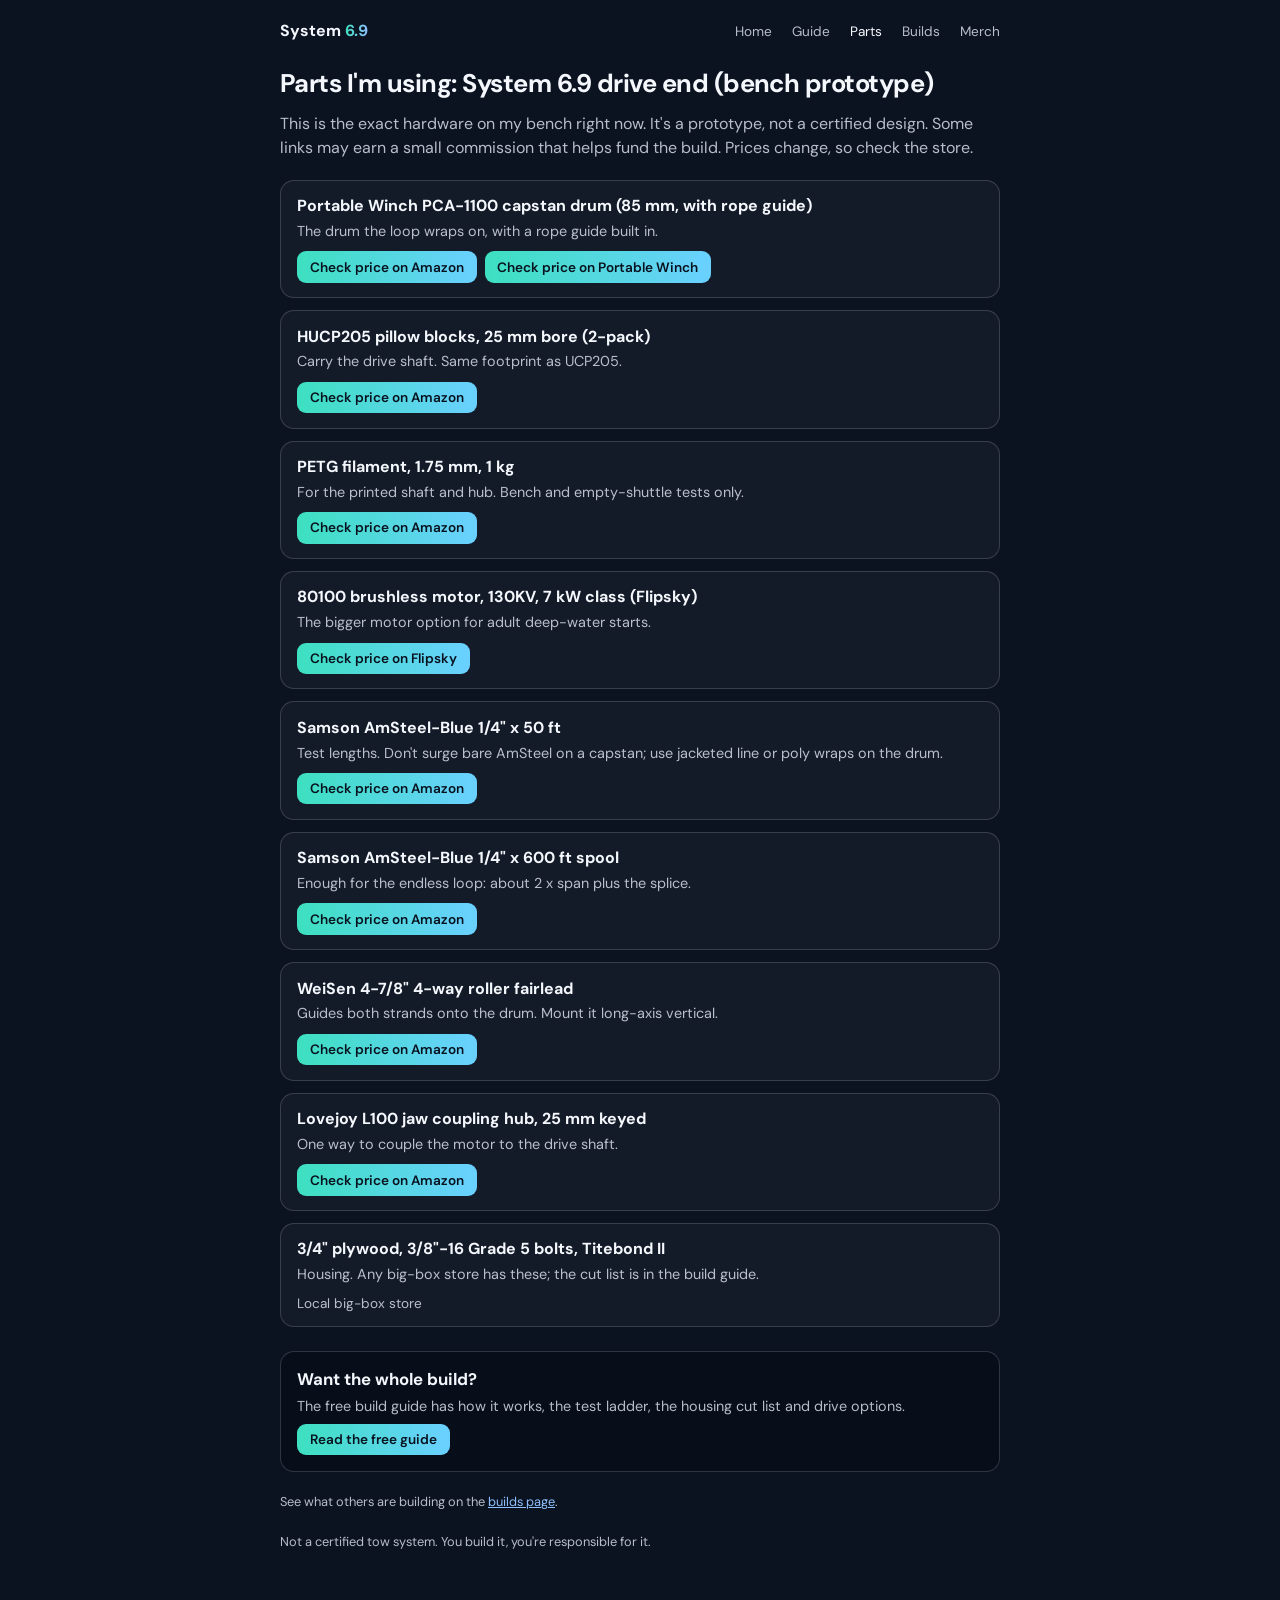
<file: parts.html>
<!DOCTYPE html>
<html lang="en">
<head>
  <meta charset="utf-8" />
  <meta name="viewport" content="width=device-width, initial-scale=1" />
  <script src="/js/ga.js?v=ga1" data-cfasync="false"></script>
  <title>Parts I'm using: System 6.9 drive end (bench prototype)</title>
  <meta name="description" content="The exact hardware on the System 6.9 bench: PCA-1100 capstan, UCP205 pillow blocks, printed PETG shaft, 80100 motor, AmSteel loop and roller fairlead." />
  <meta name="theme-color" content="#0b1220" />
  <link rel="canonical" href="https://www.system6point9.com/parts" />
  <link rel="preconnect" href="https://fonts.googleapis.com" />
  <link rel="preconnect" href="https://fonts.gstatic.com" crossorigin />
  <link href="https://fonts.googleapis.com/css2?family=DM+Sans:opsz,wght@9..40,400;9..40,600;9..40,700&display=swap" rel="stylesheet" />
  <link rel="stylesheet" href="/css/parts.css?v=builds2" />
</head>
<body>
  <header class="top">
    <a class="brand" href="/">System <span>6.9</span></a>
    <nav class="nav" aria-label="Site">
      <a href="/">Home</a>
      <a href="/guide">Guide</a>
      <a href="/parts" aria-current="page">Parts</a>
      <a href="/builds">Builds</a>
      <a href="/store/">Merch</a>
    </nav>
  </header>
  <main class="wrap">
    <h1>Parts I'm using: System 6.9 drive end (bench prototype)</h1>
    <p class="intro">This is the exact hardware on my bench right now. It's a prototype, not a certified design. Some links may earn a small commission that helps fund the build.<span id="amazon-note" hidden> As an Amazon Associate I earn from qualifying purchases.</span> Prices change, so check the store.</p>
    <ul class="parts" id="parts-list"></ul>
    <section class="cta">
      <h2>Want the whole build?</h2>
      <p>The free build guide has how it works, the test ladder, the housing cut list and drive options.</p>
      <a class="check" href="/guide">Read the free guide</a>
    </section>
    <p class="fine">See what others are building on the <a href="/builds">builds page</a>.</p>
    <p class="fine">Not a certified tow system. You build it, you're responsible for it.</p>
  </main>
  <script src="/js/parts.js?v=parts2" defer></script>
</body>
</html>
</file>
<file: store/css/store.css>
/* System 6.9 merch store — matches splash visual language */
:root {
  --ink: #f4f7fc;
  --muted: rgba(232,238,248,0.78);
  --accent: #3de0c0;
  --accent2: #8ec0ff;
  --line: rgba(255,255,255,0.16);
  --danger: #ff8e8e;
  --bg: #0b1220;
  --card: rgba(12, 18, 32, 0.72);
}
* { box-sizing: border-box; }
html, body {
  margin: 0;
  min-height: 100%;
  color: var(--ink);
  font-family: "DM Sans", system-ui, sans-serif;
  background: var(--bg);
}
a { color: var(--accent2); }
a:hover { color: var(--accent); }

.top {
  max-width: 1100px;
  margin: 0 auto;
  padding: 1.25rem 1.25rem 0;
  display: flex;
  align-items: center;
  justify-content: space-between;
  gap: 1rem;
  flex-wrap: wrap;
}
.brand {
  font-weight: 700;
  font-size: 1.05rem;
  letter-spacing: -0.02em;
  color: var(--ink);
  text-decoration: none;
}
.brand span {
  background: linear-gradient(90deg, var(--accent), var(--accent2));
  -webkit-background-clip: text;
  background-clip: text;
  color: transparent;
}
.nav a {
  font-size: 0.85rem;
  color: var(--muted);
  text-decoration: none;
  margin-left: 1rem;
}
.nav a:hover { color: var(--accent); }

.wrap {
  max-width: 1100px;
  margin: 0 auto;
  padding: 1.5rem 1.25rem 3rem;
}
.hero {
  margin: 0 0 1.75rem;
}
.hero .badge {
  display: inline-flex;
  align-items: center;
  gap: 0.4rem;
  font-family: "JetBrains Mono", monospace;
  font-size: 0.72rem;
  letter-spacing: 0.08em;
  text-transform: uppercase;
  color: var(--accent);
  border: 1px solid rgba(61,224,192,0.4);
  background: rgba(61,224,192,0.1);
  padding: 0.35rem 0.7rem;
  border-radius: 999px;
  margin-bottom: 0.85rem;
}
.hero h1 {
  margin: 0 0 0.4rem;
  font-size: clamp(1.85rem, 4.5vw, 2.6rem);
  letter-spacing: -0.03em;
}
.hero p {
  margin: 0;
  color: var(--muted);
  max-width: 42rem;
  line-height: 1.5;
}

.grid {
  display: grid;
  grid-template-columns: repeat(2, minmax(0, 1fr));
  gap: 1.15rem;
}
@media (max-width: 720px) {
  .grid { grid-template-columns: 1fr; }
}

.card {
  display: block;
  text-decoration: none;
  color: inherit;
  background: var(--card);
  border: 1px solid var(--line);
  border-radius: 18px;
  overflow: hidden;
  transition: border-color 0.15s, transform 0.15s;
}
.card:hover {
  border-color: rgba(61,224,192,0.45);
  transform: translateY(-2px);
}
.card-media {
  position: relative;
  aspect-ratio: 1 / 1;
  background: #0a0f1a;
  overflow: hidden;
}
.card-media img {
  width: 100%;
  height: 100%;
  object-fit: cover;
  display: block;
}
.sold-badge {
  position: absolute;
  top: 0.75rem;
  left: 0.75rem;
  font-family: "JetBrains Mono", monospace;
  font-size: 0.68rem;
  letter-spacing: 0.06em;
  text-transform: uppercase;
  font-weight: 600;
  color: #041018;
  background: linear-gradient(90deg, #ffb347, #ff8e8e);
  padding: 0.35rem 0.65rem;
  border-radius: 999px;
  box-shadow: 0 4px 16px rgba(0,0,0,0.35);
}
.card-body {
  padding: 1rem 1.05rem 1.15rem;
}
.card-body h2 {
  margin: 0 0 0.25rem;
  font-size: 1.05rem;
  letter-spacing: -0.01em;
}
.price {
  font-family: "JetBrains Mono", monospace;
  font-size: 0.9rem;
  color: var(--accent);
  margin: 0;
}

.product {
  display: grid;
  grid-template-columns: 1.05fr 0.95fr;
  gap: 1.75rem;
  align-items: start;
}
@media (max-width: 860px) {
  .product { grid-template-columns: 1fr; }
}

.carousel {
  position: relative;
  background: var(--card);
  border: 1px solid var(--line);
  border-radius: 18px;
  overflow: hidden;
  touch-action: pan-y;
}
.carousel-stage {
  position: relative;
  aspect-ratio: 1 / 1;
  background: #0a0f1a;
}
.carousel-stage img {
  width: 100%;
  height: 100%;
  object-fit: cover;
  display: block;
  user-select: none;
  -webkit-user-drag: none;
}
.carousel-nav {
  position: absolute;
  inset: 0;
  display: flex;
  align-items: center;
  justify-content: space-between;
  padding: 0 0.5rem;
  pointer-events: none;
}
.carousel-nav button {
  pointer-events: auto;
  width: 2.4rem;
  height: 2.4rem;
  border: 1px solid var(--line);
  border-radius: 999px;
  background: rgba(8,12,22,0.72);
  color: var(--ink);
  font-size: 1.1rem;
  cursor: pointer;
}
.carousel-nav button:hover {
  border-color: rgba(61,224,192,0.5);
  color: var(--accent);
}
.dots {
  display: flex;
  gap: 0.45rem;
  justify-content: center;
  padding: 0.75rem 0 1rem;
}
.dots button {
  width: 0.55rem;
  height: 0.55rem;
  border-radius: 50%;
  border: none;
  padding: 0;
  background: rgba(255,255,255,0.28);
  cursor: pointer;
}
.dots button[aria-current="true"] {
  background: var(--accent);
  box-shadow: 0 0 10px rgba(61,224,192,0.55);
}

.detail {
  background: var(--card);
  border: 1px solid var(--line);
  border-radius: 18px;
  padding: 1.35rem 1.25rem 1.4rem;
}
.detail .sold-inline {
  display: inline-flex;
  font-family: "JetBrains Mono", monospace;
  font-size: 0.7rem;
  letter-spacing: 0.06em;
  text-transform: uppercase;
  font-weight: 600;
  color: #041018;
  background: linear-gradient(90deg, #ffb347, #ff8e8e);
  padding: 0.35rem 0.65rem;
  border-radius: 999px;
  margin-bottom: 0.85rem;
}
.detail h1 {
  margin: 0 0 0.35rem;
  font-size: clamp(1.55rem, 3.5vw, 2rem);
  letter-spacing: -0.02em;
}
.detail .price-lg {
  margin: 0 0 1rem;
  font-family: "JetBrains Mono", monospace;
  font-size: 1.15rem;
  color: var(--accent);
}
.detail .desc {
  margin: 0 0 0.85rem;
  color: var(--muted);
  line-height: 1.55;
  font-size: 0.95rem;
}
.detail .sizes {
  margin: 0 0 1.25rem;
  font-size: 0.82rem;
  color: rgba(232,238,248,0.65);
}
.back {
  display: inline-block;
  margin-bottom: 1rem;
  font-size: 0.85rem;
  color: var(--muted);
  text-decoration: none;
}
.back:hover { color: var(--accent); }

.waitlist {
  margin-top: 0.25rem;
  padding: 1rem;
  border-radius: 14px;
  border: 1px solid var(--line);
  background: rgba(0,0,0,0.22);
}
.waitlist h2 {
  margin: 0 0 0.35rem;
  font-size: 0.95rem;
}
.waitlist p {
  margin: 0 0 0.85rem;
  font-size: 0.8rem;
  color: var(--muted);
  line-height: 1.4;
}
.row {
  display: flex;
  gap: 0.5rem;
  flex-wrap: wrap;
}
.row input[type="email"] {
  flex: 1 1 180px;
  min-width: 0;
  border: 1px solid var(--line);
  background: rgba(255,255,255,0.06);
  color: var(--ink);
  border-radius: 10px;
  padding: 0.7rem 0.85rem;
  font: inherit;
  font-size: 0.95rem;
  outline: none;
}
.row input[type="email"]:focus {
  border-color: rgba(61,224,192,0.55);
  box-shadow: 0 0 0 3px rgba(61,224,192,0.15);
}
.row input::placeholder { color: rgba(232,238,248,0.45); }
.row button {
  flex: 0 0 auto;
  border: none;
  border-radius: 10px;
  padding: 0.7rem 1rem;
  font: inherit;
  font-weight: 600;
  font-size: 0.9rem;
  cursor: pointer;
  color: #041018;
  background: linear-gradient(90deg, var(--accent), #6ad0ff);
}
.row button:disabled {
  opacity: 0.6;
  cursor: wait;
}
.msg {
  margin: 0.65rem 0 0;
  font-size: 0.8rem;
  line-height: 1.35;
  min-height: 1.1em;
}
.msg.ok { color: var(--accent); }
.msg.err { color: var(--danger); }

footer.site {
  max-width: 1100px;
  margin: 0 auto;
  padding: 0 1.25rem 2.5rem;
  font-size: 0.75rem;
  color: rgba(232,238,248,0.65);
}
footer.site a {
  color: rgba(232,238,248,0.75);
  text-decoration: none;
}
footer.site a:hover { color: var(--accent); text-decoration: underline; }
footer.site .sep { margin: 0 0.45rem; opacity: 0.45; }
</file>
<file: css/parts.css>
:root { --ink:#f4f7fc; --muted:rgba(232,238,248,0.78); --accent:#3de0c0; --accent2:#8ec0ff; --line:rgba(255,255,255,0.16); }
* { box-sizing: border-box; }
html, body { margin: 0; color: var(--ink); background: #0b1220; font-family: "DM Sans", system-ui, sans-serif; }
a { color: var(--accent2); }
a:hover { color: var(--accent); }
.top { max-width: 760px; margin: 0 auto; padding: 1.25rem 1.25rem 0; display: flex; justify-content: space-between; align-items: center; gap: 1rem; flex-wrap: wrap; }
.brand { font-weight: 700; color: var(--ink); text-decoration: none; }
.brand span { background: linear-gradient(90deg, var(--accent), var(--accent2)); -webkit-background-clip: text; background-clip: text; color: transparent; }
.nav a { font-size: 0.85rem; color: var(--muted); text-decoration: none; margin-left: 1rem; }
.wrap { max-width: 760px; margin: 0 auto; padding: 1.25rem 1.25rem 3rem; }
h1 { font-size: 1.6rem; line-height: 1.2; margin: 0.5rem 0 0.75rem; letter-spacing: -0.02em; }
.intro { color: var(--muted); line-height: 1.5; margin: 0 0 1.25rem; }
.parts { list-style: none; margin: 0; padding: 0; display: grid; gap: 0.75rem; }
.parts li { padding: 0.9rem 1rem; border: 1px solid var(--line); border-radius: 14px; background: rgba(255,255,255,0.04); }
.parts h2 { font-size: 1rem; margin: 0 0 0.3rem; }
.parts p { margin: 0 0 0.6rem; color: var(--muted); font-size: 0.9rem; line-height: 1.45; }
.links { display: flex; flex-wrap: wrap; gap: 0.5rem; }
.check { display: inline-block; padding: 0.45rem 0.8rem; border-radius: 9px; font-size: 0.85rem; font-weight: 600; text-decoration: none; color: #08121f; background: linear-gradient(90deg, var(--accent), #6ad0ff); }
.check:hover { color: #08121f; filter: brightness(1.08); }
.local { font-size: 0.85rem; color: var(--muted); }
.cta { margin: 1.5rem 0 0; padding: 1rem; border: 1px solid var(--line); border-radius: 14px; background: rgba(0,0,0,0.22); }
.cta h2 { margin: 0 0 0.4rem; font-size: 1.05rem; }
.cta p { margin: 0 0 0.6rem; color: var(--muted); font-size: 0.9rem; }
.fine { margin-top: 1.25rem; font-size: 0.8rem; color: var(--muted); line-height: 1.5; }
[hidden] { display: none !important; }
.nav a[aria-current="page"] { color: var(--ink); }
.warn { margin: 0 0 1.25rem; padding: 0.7rem 0.9rem; border-left: 3px solid #ffb547; background: rgba(255,181,71,0.08); border-radius: 6px; font-size: 0.9rem; line-height: 1.45; }
.toc { margin: 0 0 1.5rem; padding: 0.9rem 1rem; border: 1px solid var(--line); border-radius: 14px; background: rgba(255,255,255,0.04); }
.toc ol { margin: 0; padding-left: 1.2rem; columns: 2; column-gap: 1.5rem; font-size: 0.9rem; line-height: 1.7; }
@media (max-width: 480px) { .toc ol { columns: 1; } }
.guide-page section[id] { scroll-margin-top: 1rem; margin: 0 0 1.75rem; }
.guide-page h2 { font-size: 1.2rem; margin: 0 0 0.6rem; }
.guide-page h3 { font-size: 1rem; margin: 1rem 0 0.4rem; }
.guide-page p, .guide-page li { color: var(--muted); line-height: 1.55; font-size: 0.95rem; }
.guide-page li { margin: 0 0 0.45rem; }
.guide-page strong { color: var(--ink); }
.guide-page table { width: 100%; border-collapse: collapse; font-size: 0.88rem; margin: 0 0 0.75rem; }
.guide-page th, .guide-page td { text-align: left; padding: 0.45rem 0.5rem; border-bottom: 1px solid var(--line); vertical-align: top; }
.guide-page th { color: var(--ink); font-weight: 600; }
.guide-page td { color: var(--muted); }
/* /builds */
.builds { list-style: none; margin: 1rem 0 0; padding: 0; display: grid; gap: 0.9rem; }
.build { padding: 1rem; border: 1px solid var(--line); border-radius: 14px; background: rgba(255,255,255,0.04); }
.build h2 { margin: 0; font-size: 1.15rem; }
.build h3 { margin: 0.9rem 0 0.4rem; font-size: 0.95rem; }
.build p { color: var(--muted); font-size: 0.92rem; line-height: 1.5; margin: 0.5rem 0 0; }
.build-no { color: var(--accent) !important; font-size: 0.78rem !important; font-weight: 700; text-transform: uppercase; letter-spacing: 0.06em; margin: 0 0 0.2rem !important; }
.build-by { margin: 0.1rem 0 0.4rem !important; font-size: 0.85rem !important; }
.build-img { display: block; width: 100%; max-height: 420px; object-fit: cover; border-radius: 10px; margin: 0.6rem 0; border: 1px solid var(--line); }
.paid { width: 100%; border-collapse: collapse; font-size: 0.9rem; }
.paid th, .paid td { padding: 0.45rem 0; border-bottom: 1px solid var(--line); text-align: left; font-weight: 400; vertical-align: top; }
.paid td { text-align: right; white-space: nowrap; padding-left: 0.75rem; color: var(--ink); }
.chips { list-style: none; padding: 0; margin: 0; display: flex; flex-wrap: wrap; gap: 0.4rem; }
.chips li { font-size: 0.82rem; padding: 0.25rem 0.6rem; border: 1px solid var(--line); border-radius: 999px; color: var(--muted); }
.submit form { display: grid; gap: 0.75rem; margin-top: 0.75rem; }
.submit label { display: grid; gap: 0.3rem; font-size: 0.88rem; font-weight: 600; }
.submit input, .submit textarea { font: inherit; font-weight: 400; color: var(--ink); background: rgba(0,0,0,0.3); border: 1px solid var(--line); border-radius: 9px; padding: 0.6rem 0.7rem; width: 100%; box-sizing: border-box; }
.submit fieldset { border: 1px solid var(--line); border-radius: 10px; padding: 0.6rem 0.75rem; margin: 0; }
.submit legend { font-size: 0.88rem; font-weight: 600; padding: 0 0.3rem; }
.pick { display: flex; flex-wrap: wrap; gap: 0.4rem; }
.submit .chip { display: inline-flex; align-items: center; gap: 0.35rem; font-weight: 400; font-size: 0.82rem; padding: 0.3rem 0.6rem; border: 1px solid var(--line); border-radius: 999px; }
.submit .chip input { width: auto; margin: 0; }
.hint { margin: -0.4rem 0 0; font-size: 0.8rem; color: var(--muted); }
.hp { position: absolute !important; left: -9999px; width: 1px; height: 1px; overflow: hidden; }
.form-msg { min-height: 1.2em; font-size: 0.88rem; margin: 0; }
.submit button { border: 0; cursor: pointer; justify-self: start; font: inherit; font-weight: 700; }
.submit button:disabled { opacity: 0.6; }
.jump { color: var(--accent); font-weight: 700; text-decoration: none; }
.jump:hover { text-decoration: underline; }
</file>
